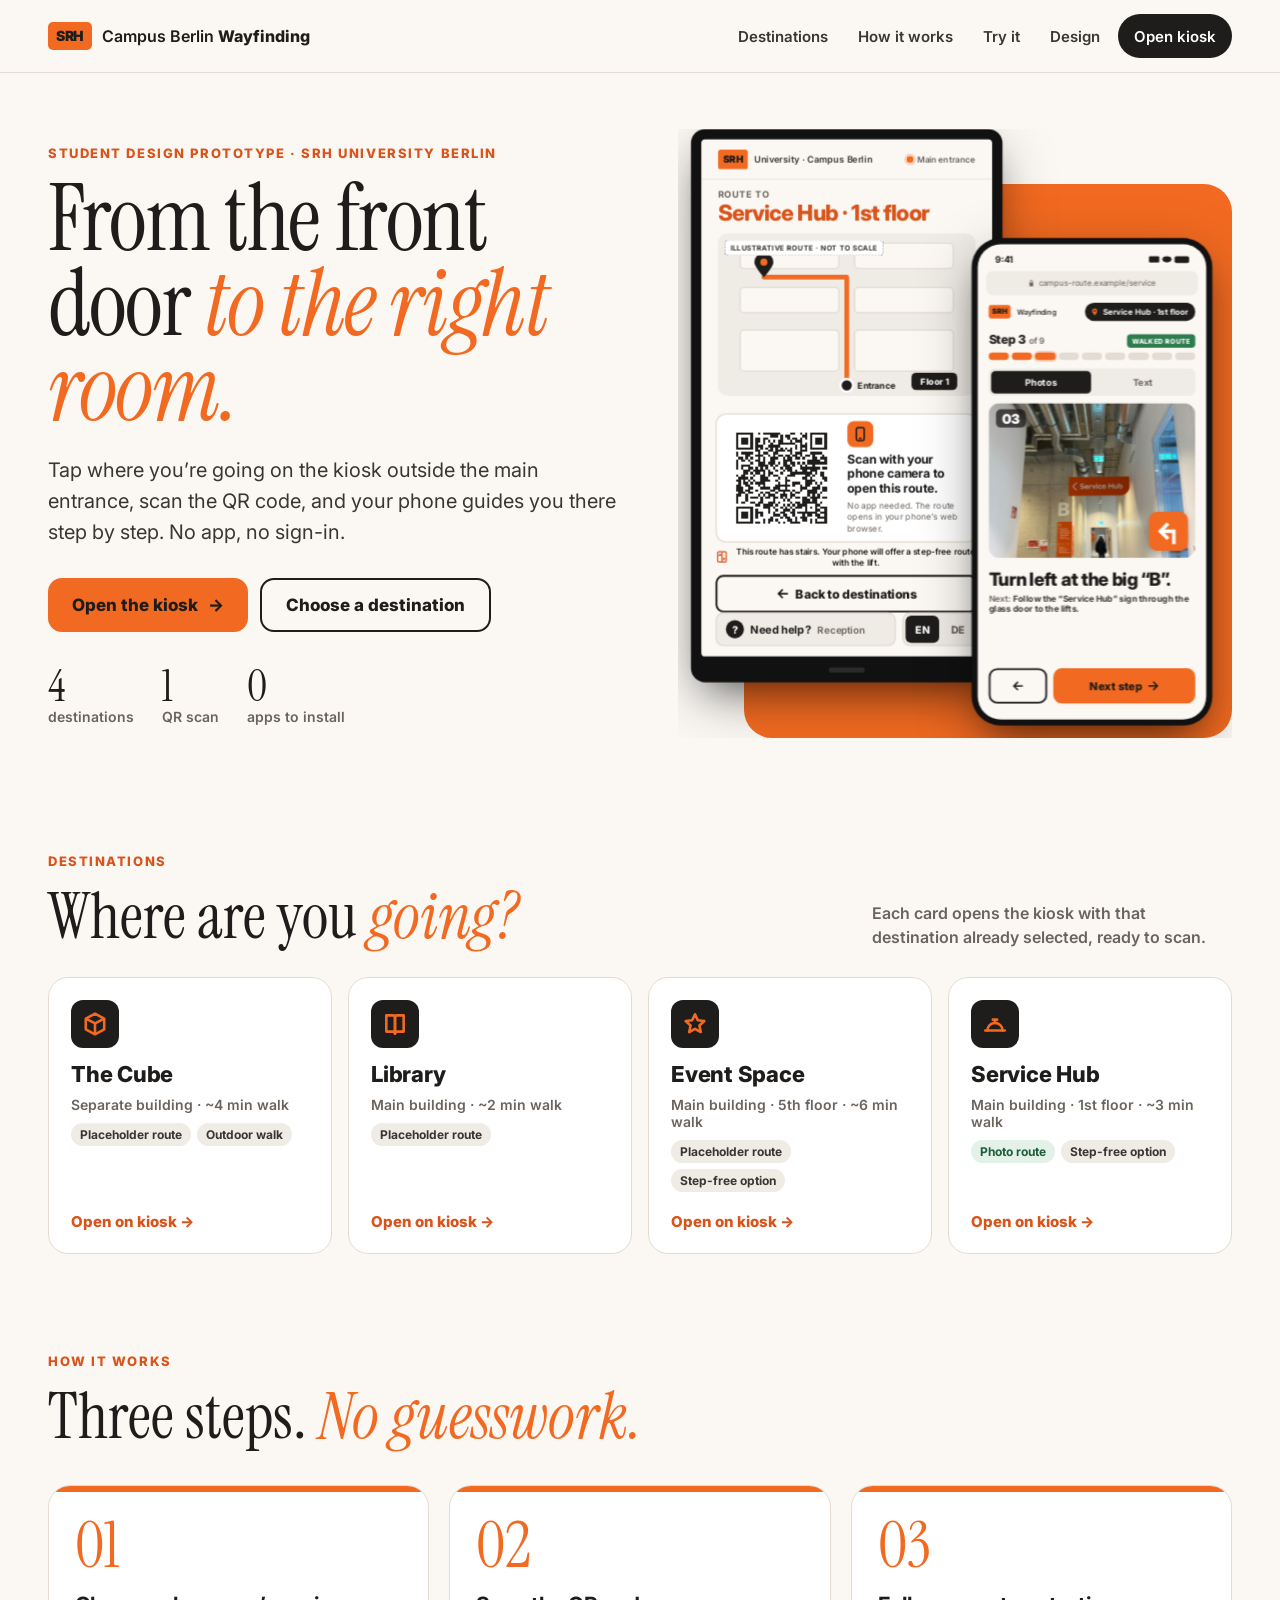
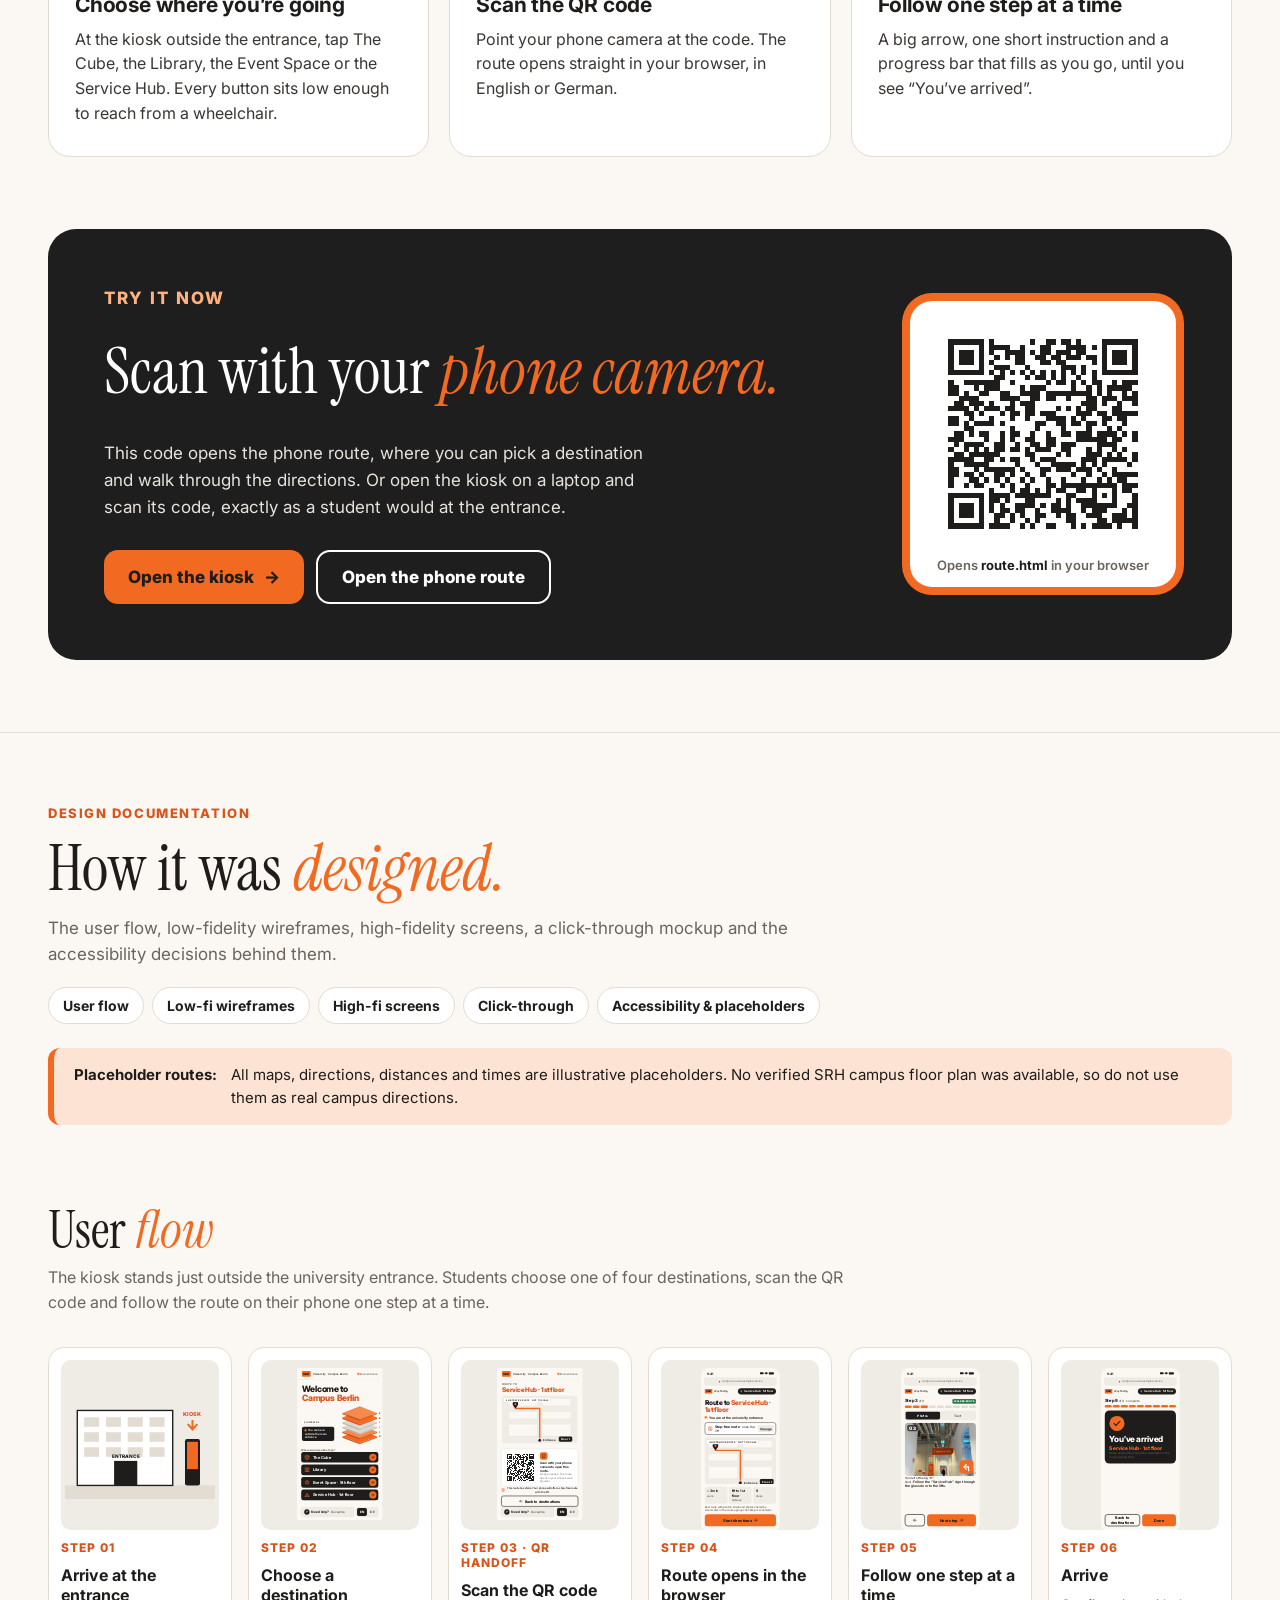
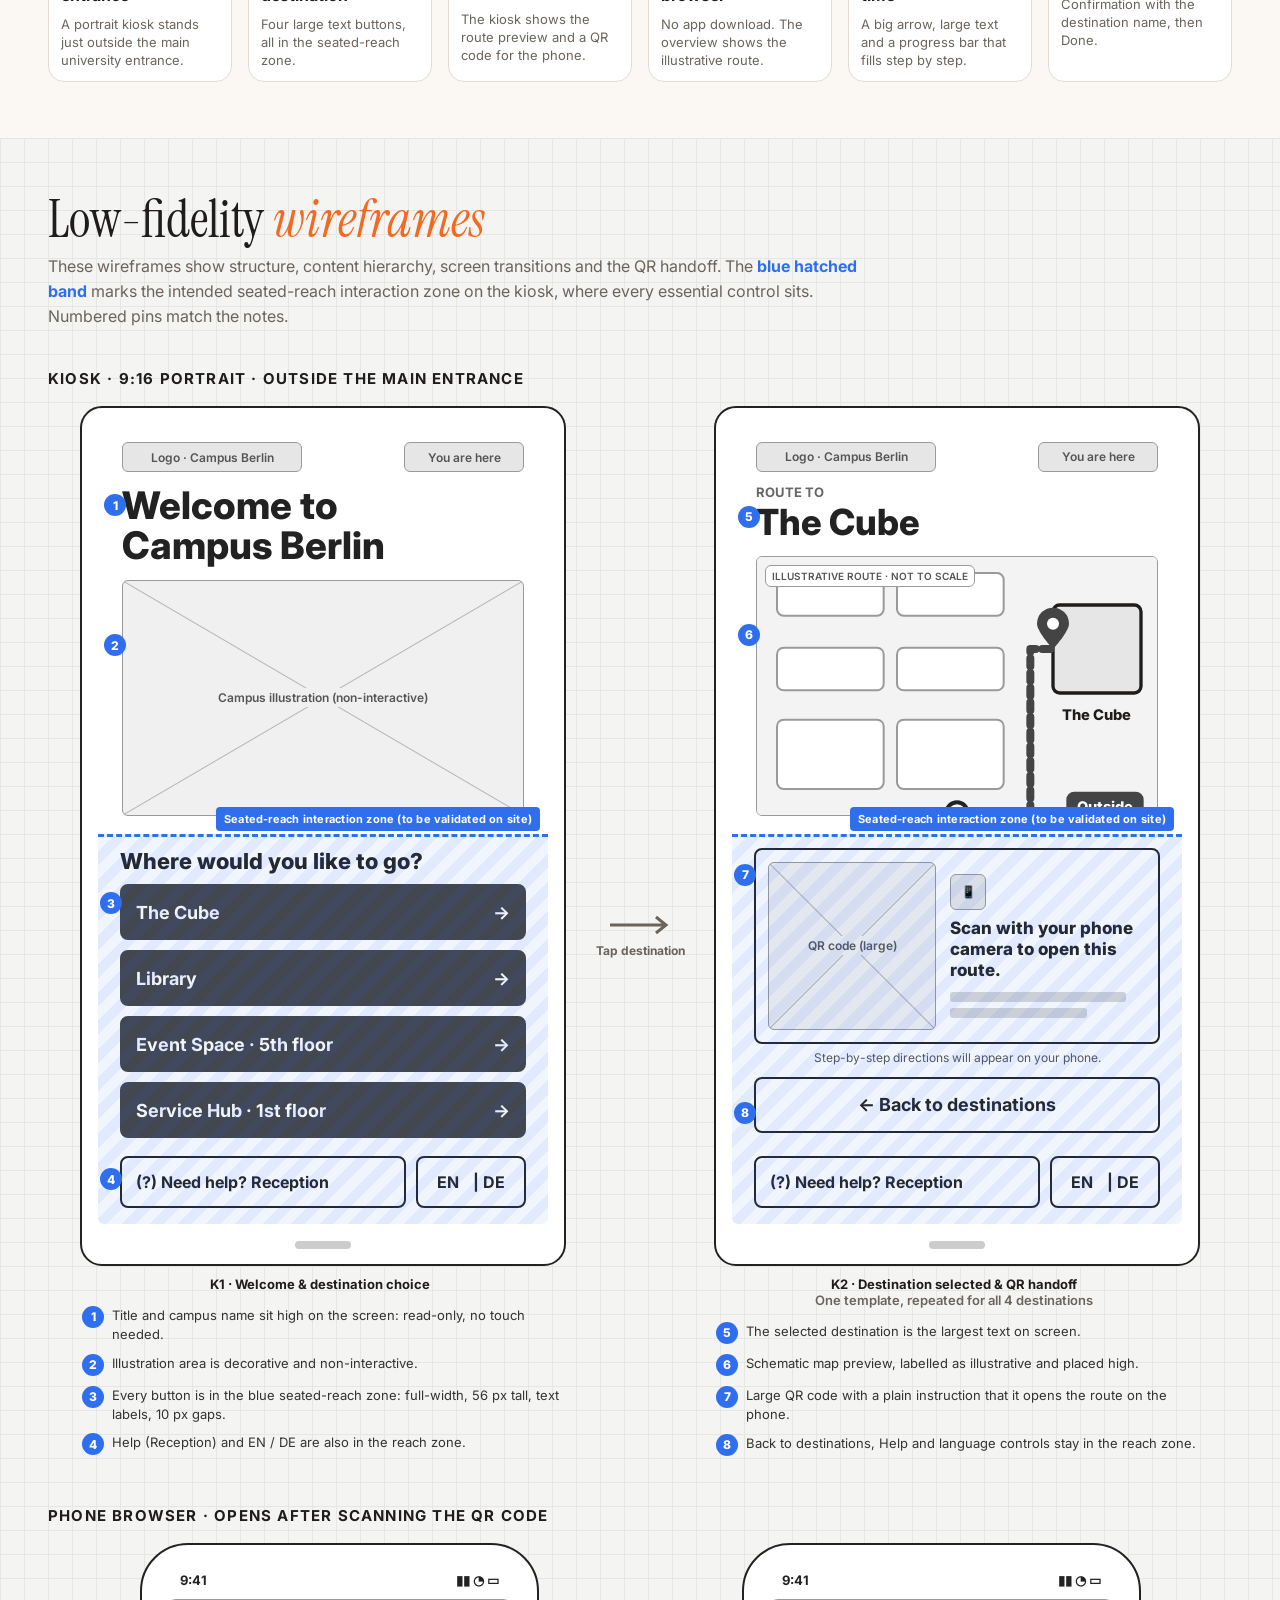
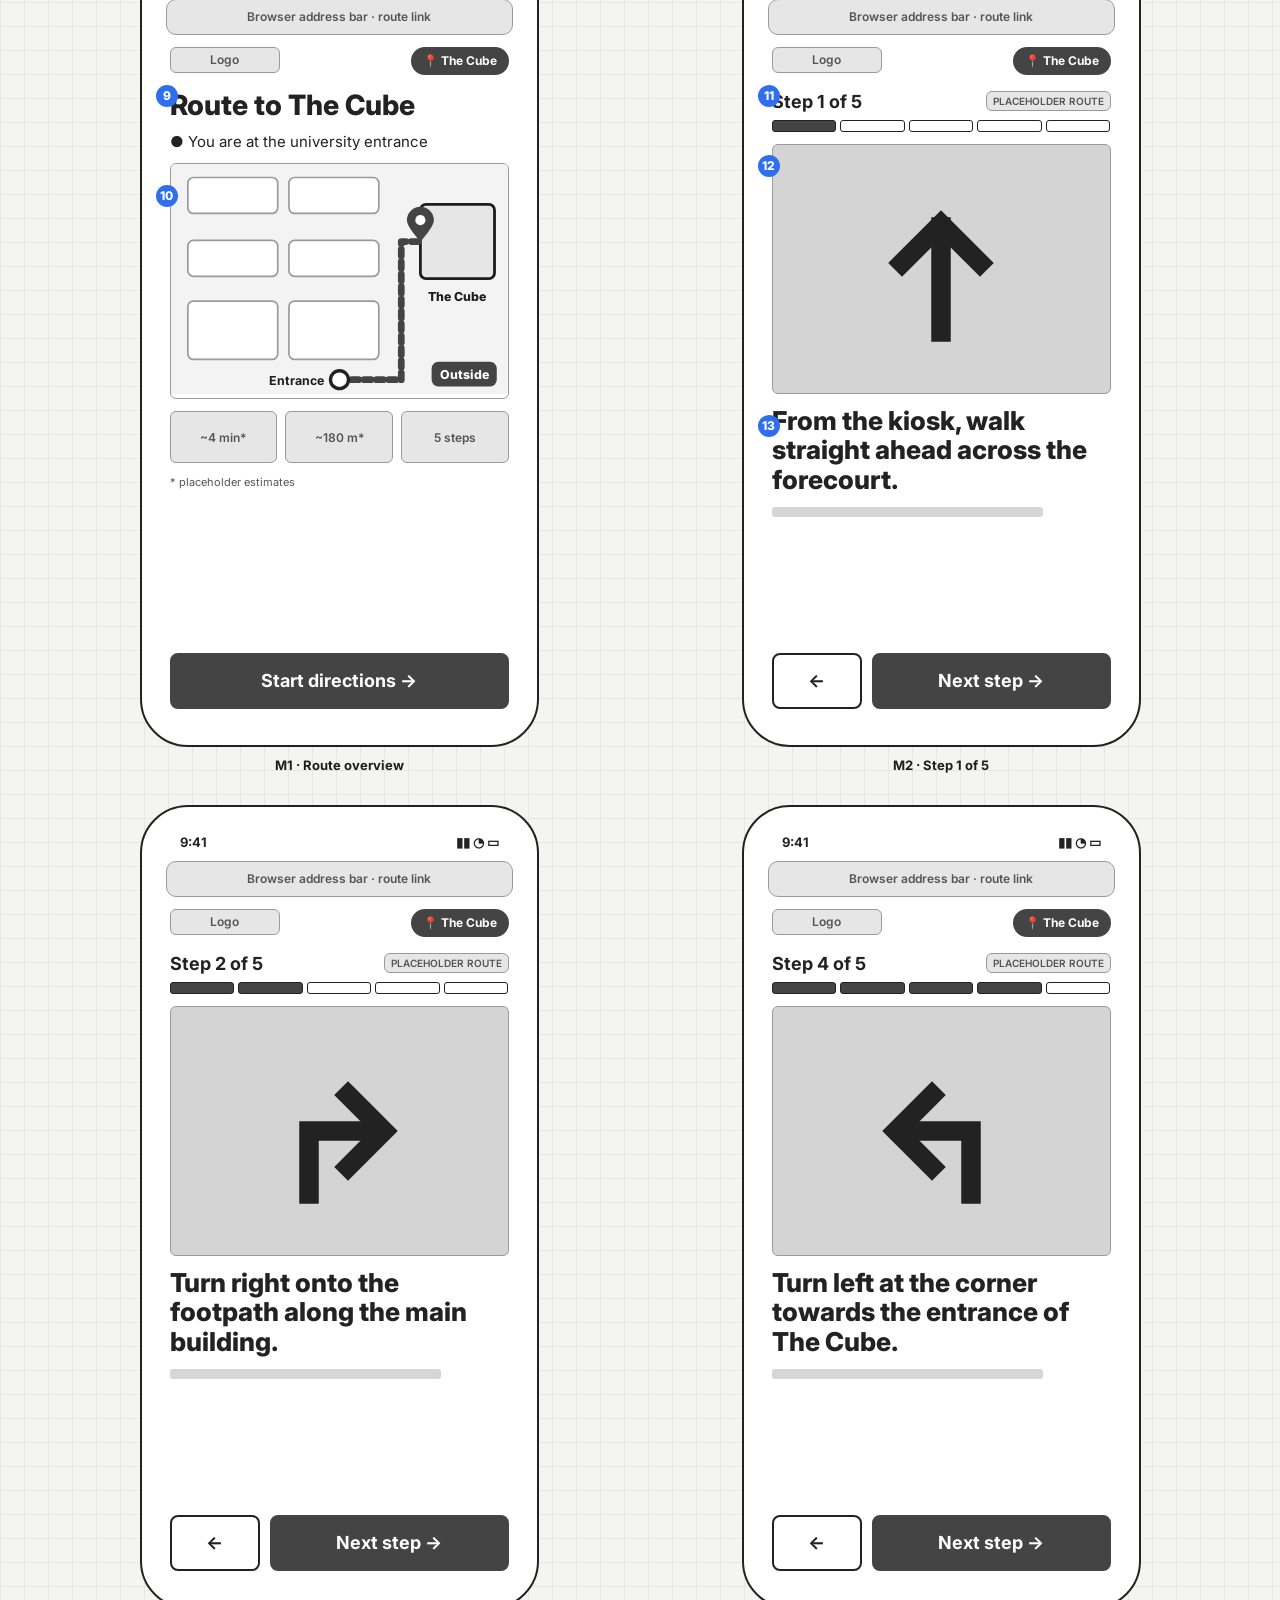
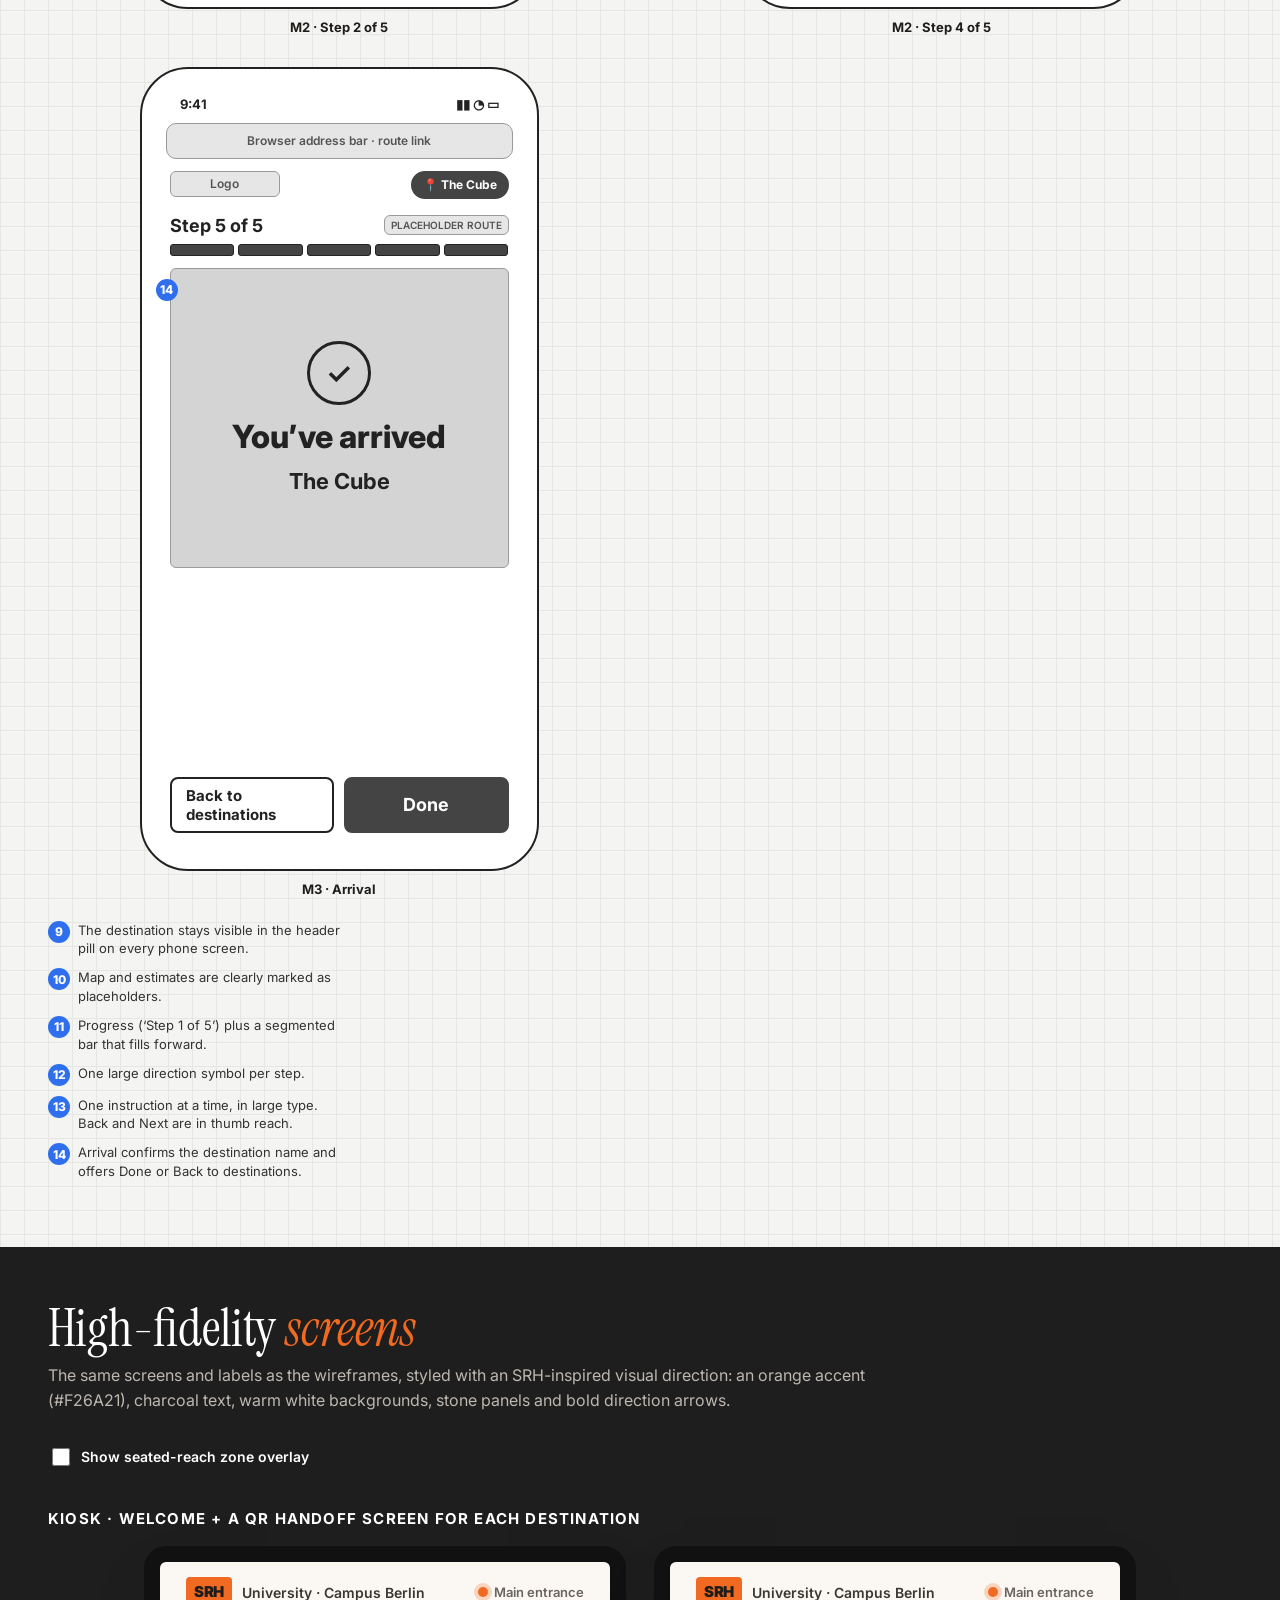
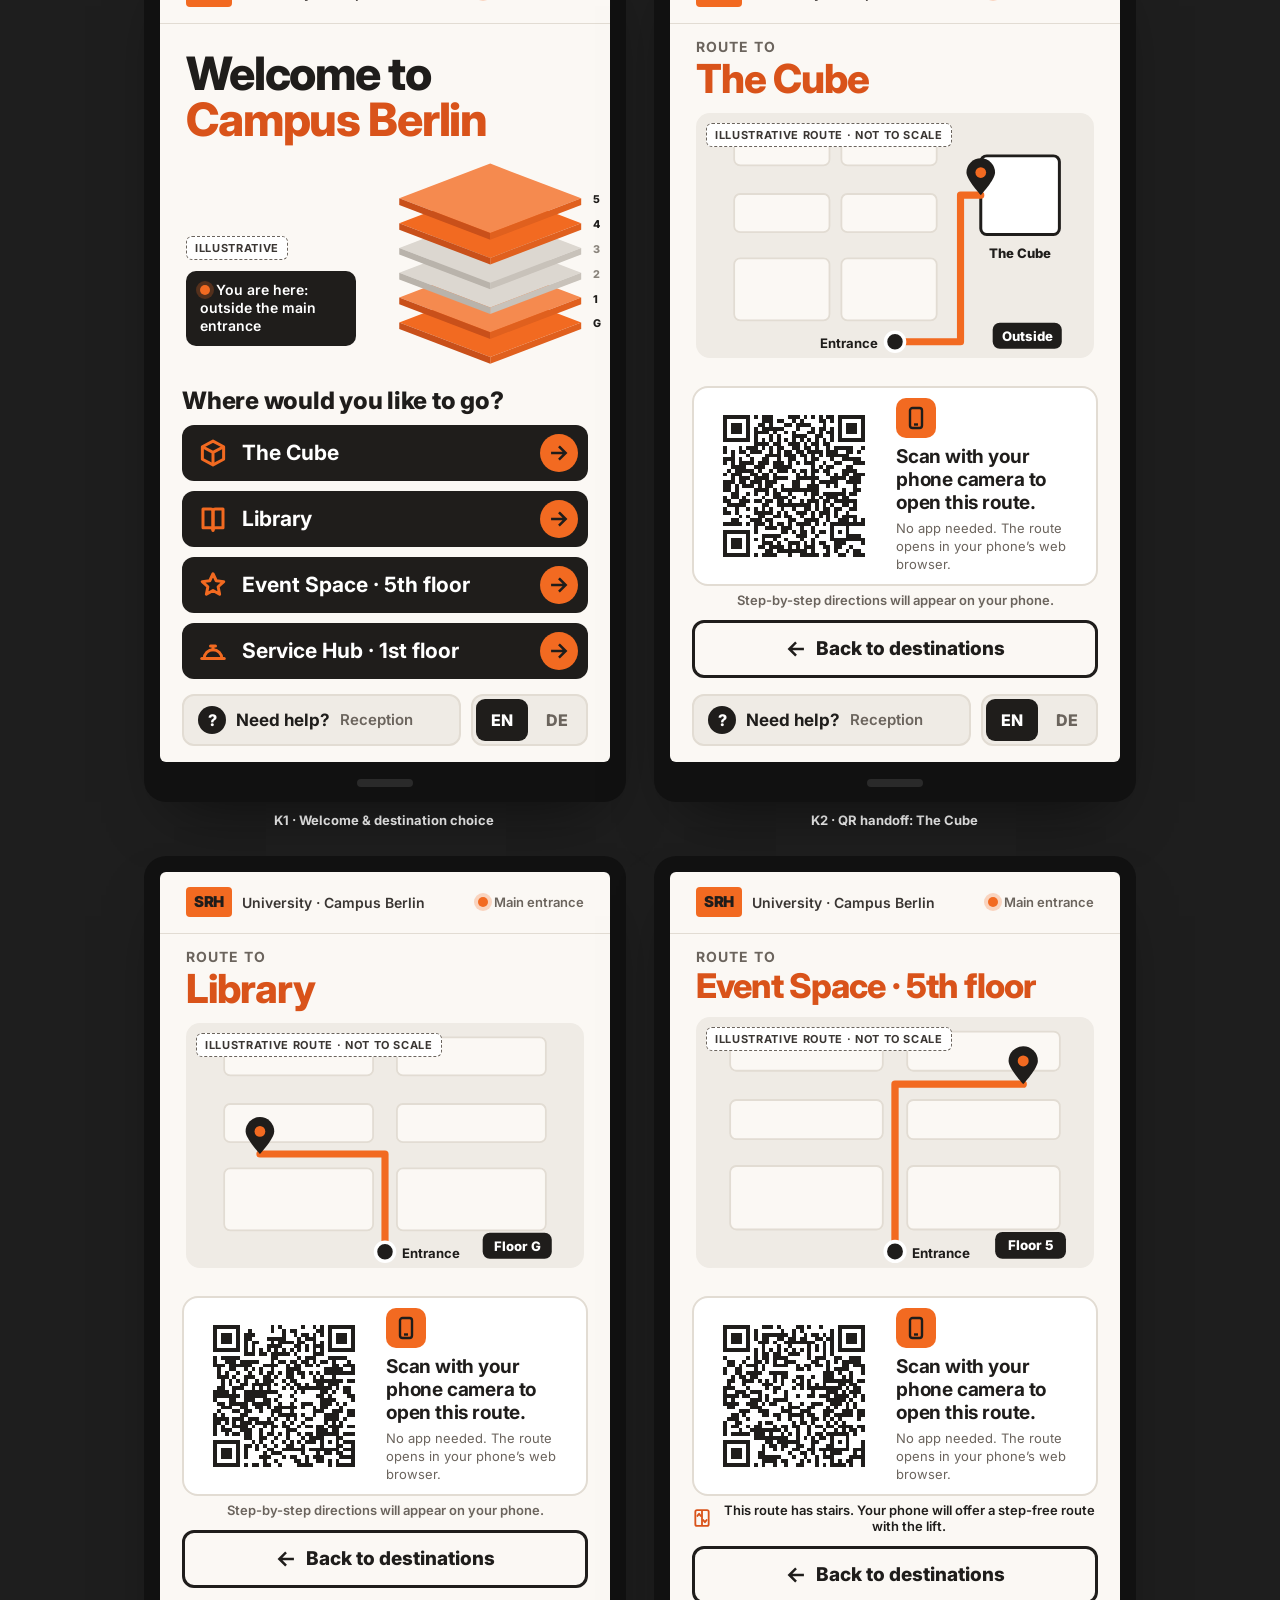
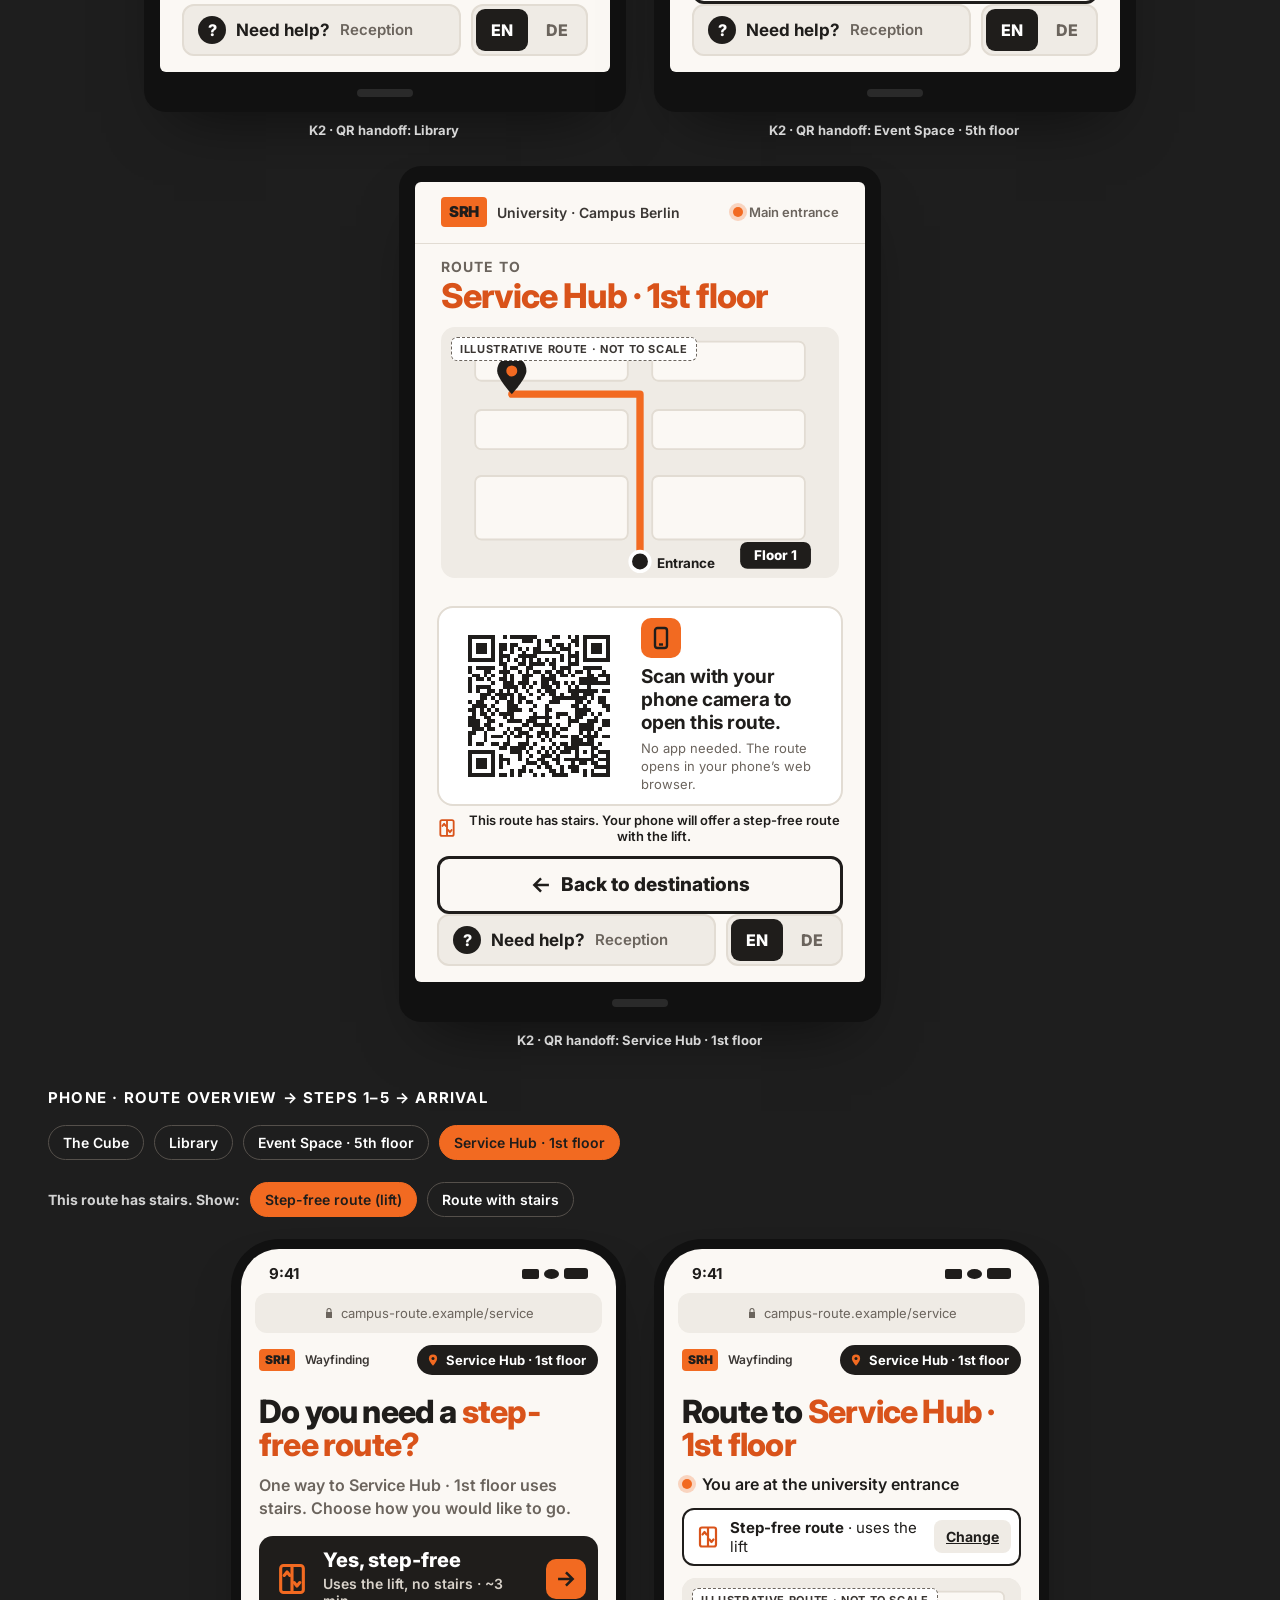
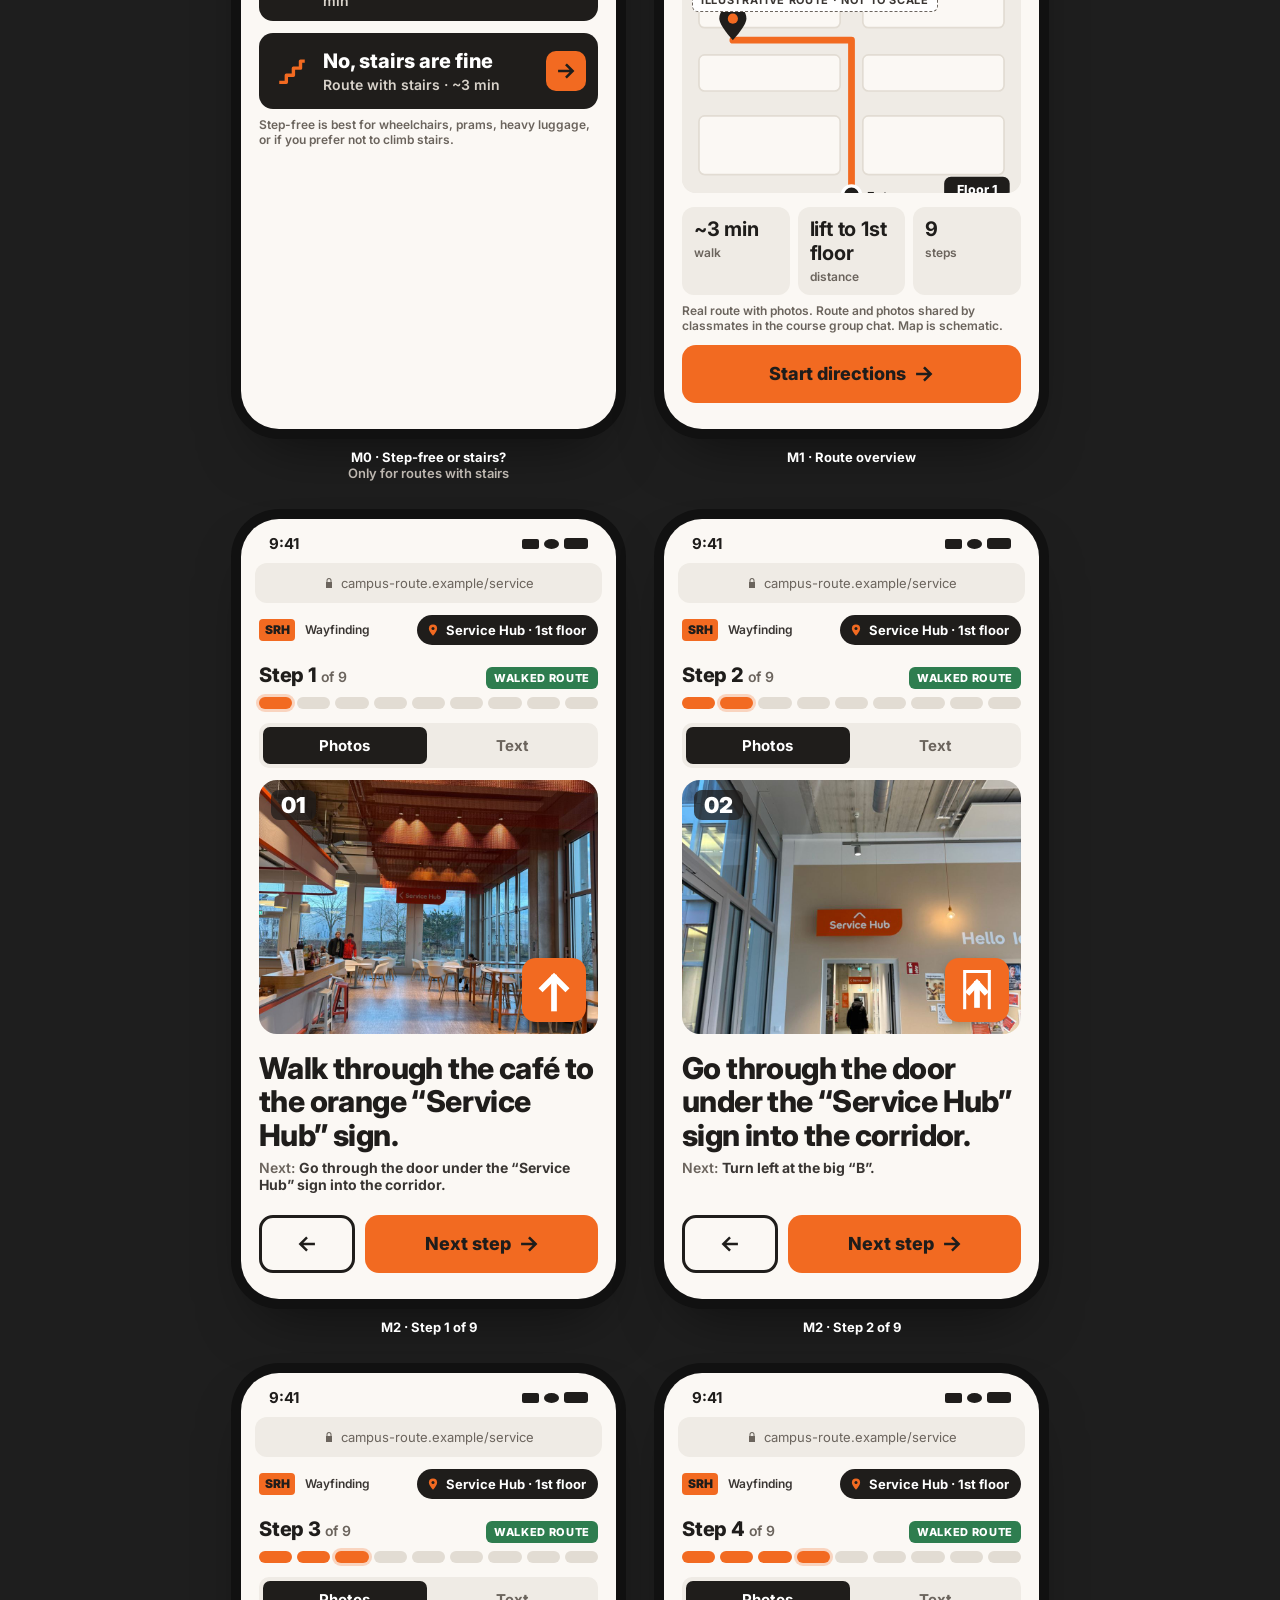
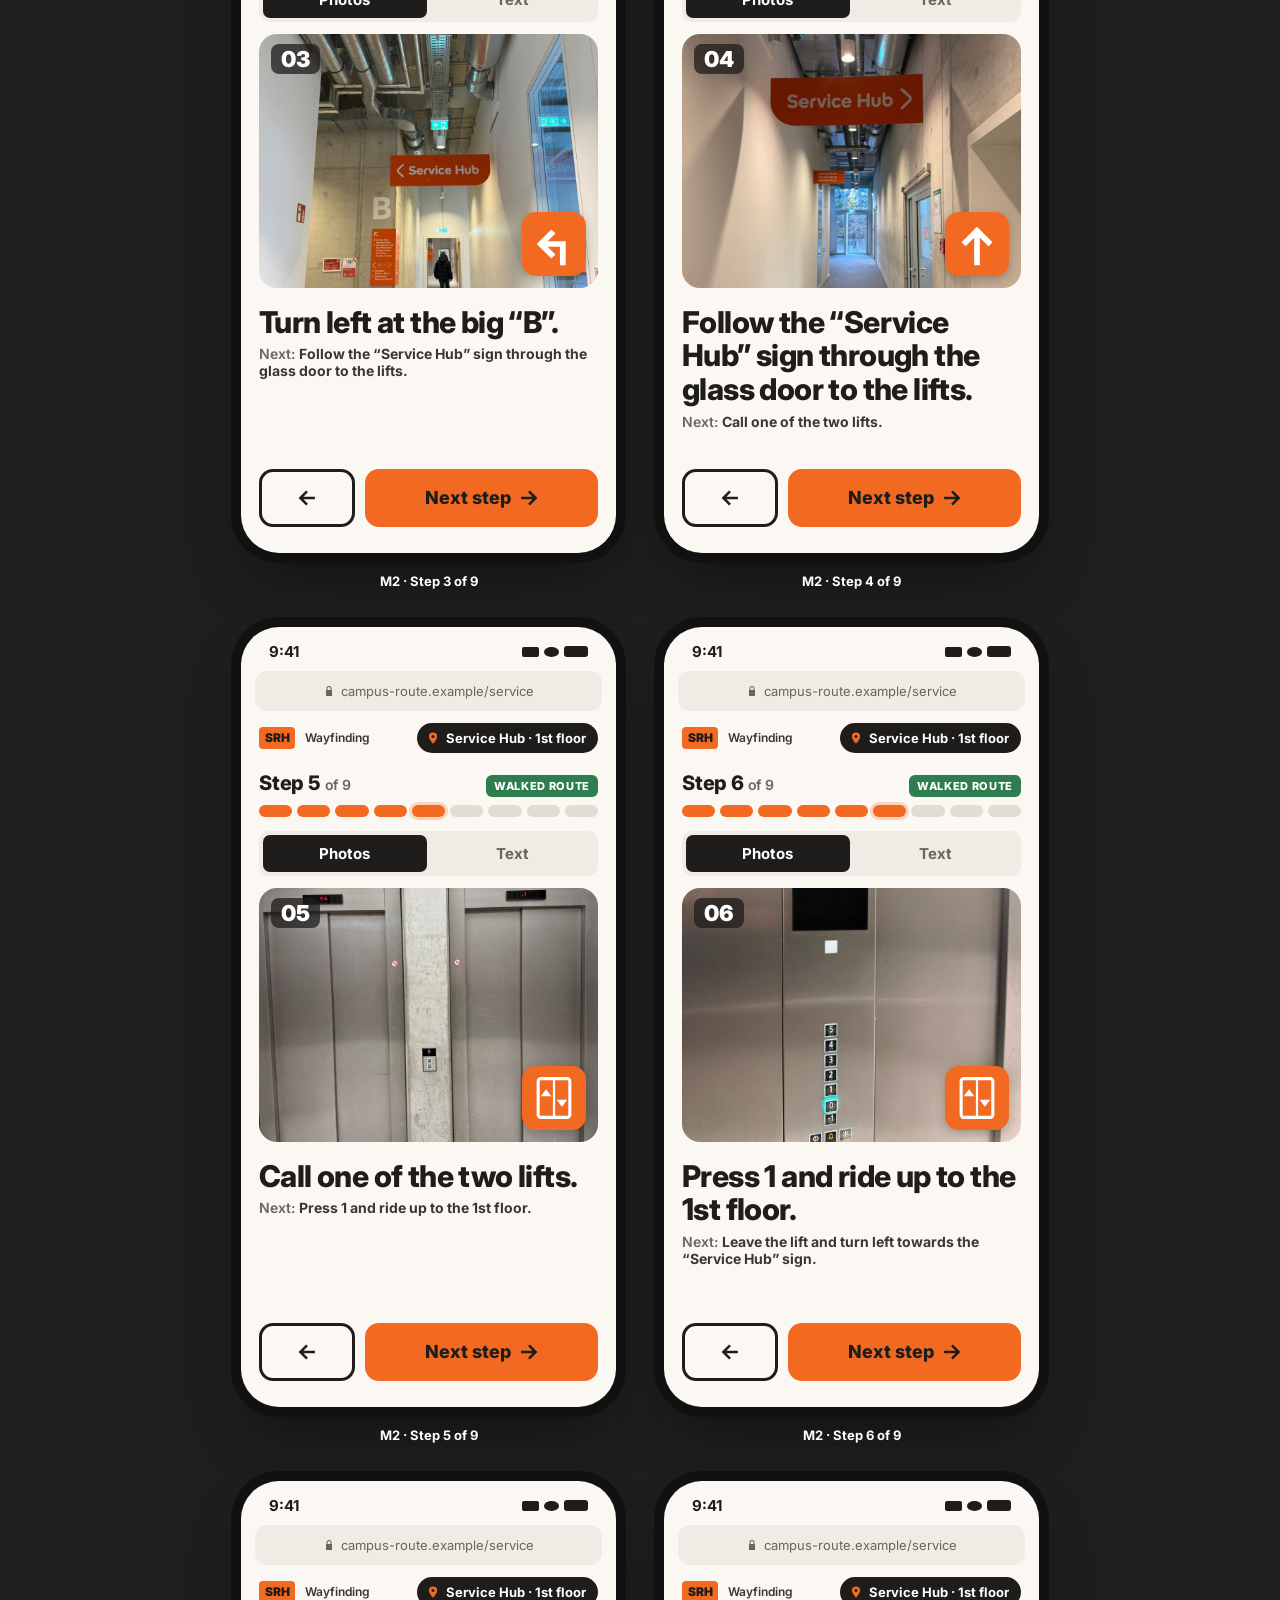
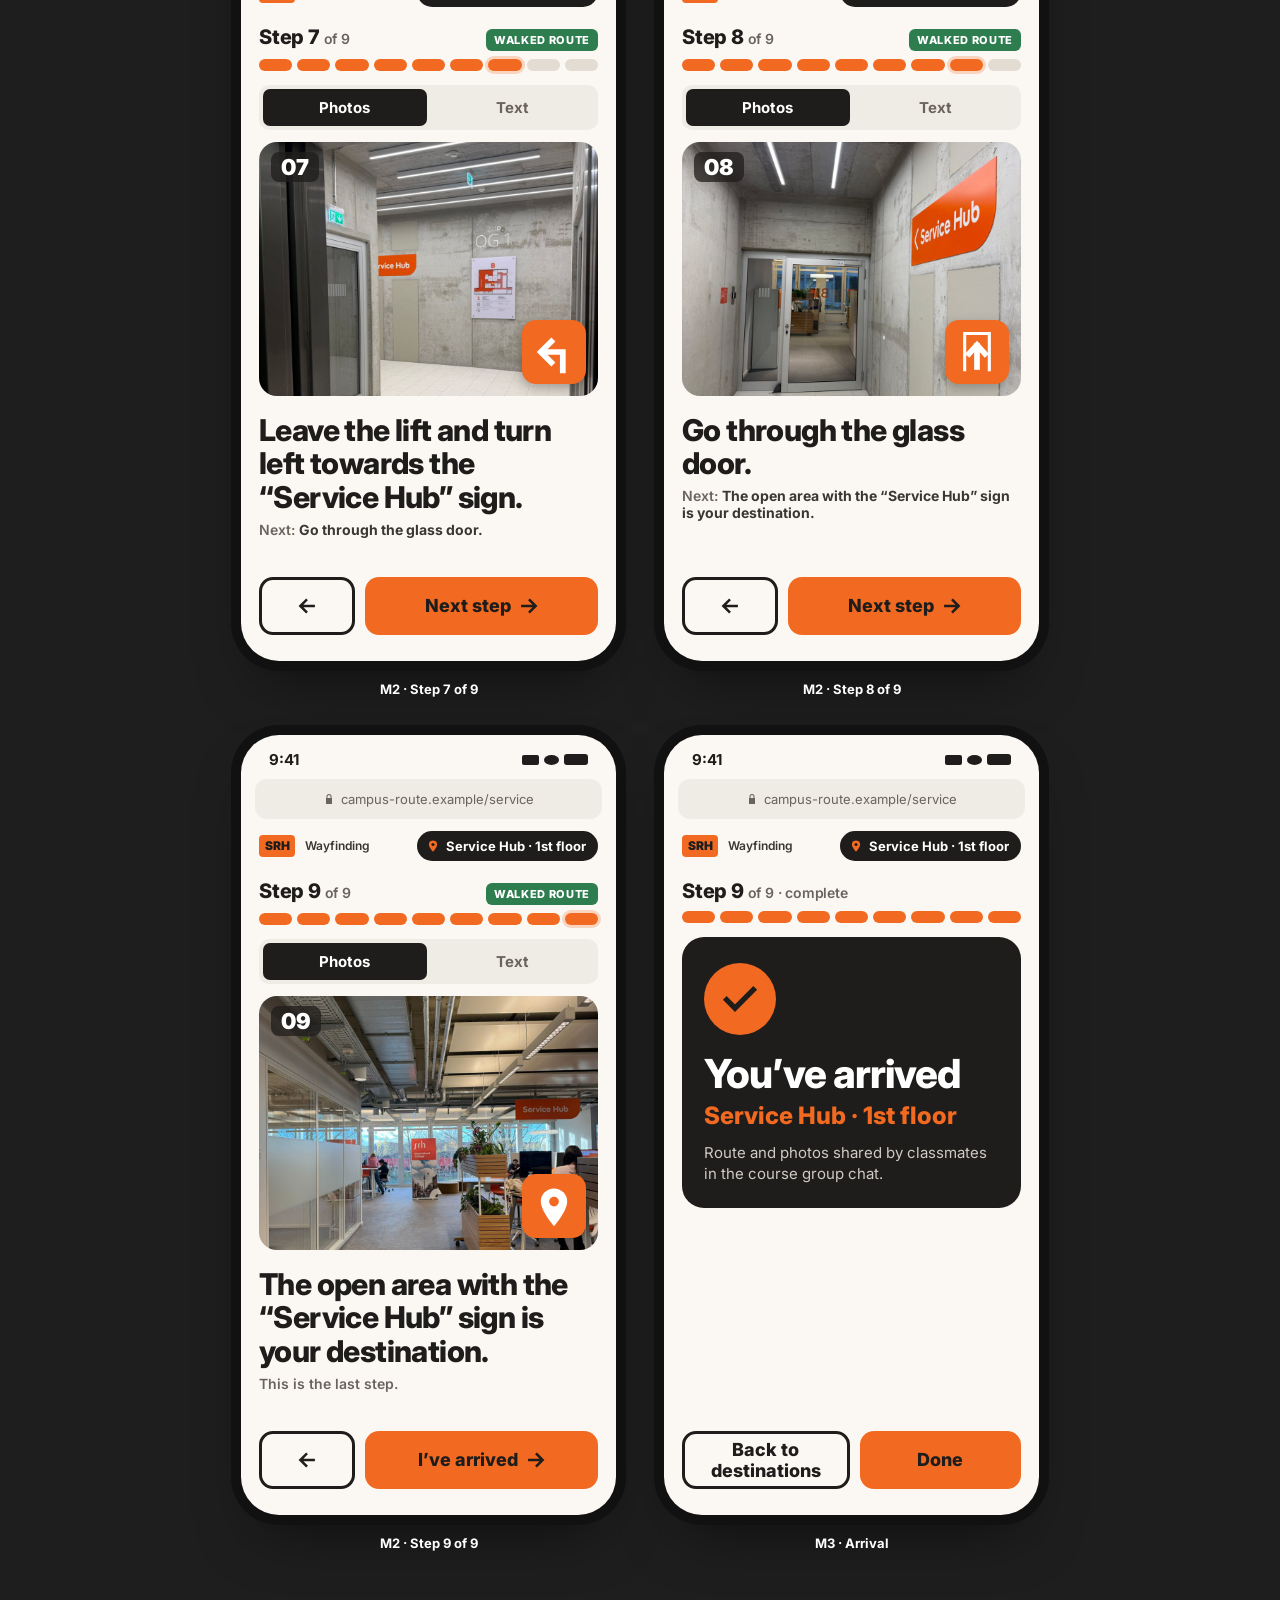
<file: index.html>
<!doctype html>
<html lang="en">
<head>
  <meta charset="utf-8">
  <meta name="viewport" content="width=device-width, initial-scale=1">
  <title>Campus Berlin Wayfinding</title>
  <link rel="preconnect" href="https://fonts.googleapis.com">
  <link rel="preconnect" href="https://fonts.gstatic.com" crossorigin>
  <link href="https://fonts.googleapis.com/css2?family=Inter:wght@400;600;700;800;900&family=Instrument+Serif:ital@0;1&display=swap" rel="stylesheet">
  <link rel="stylesheet" href="styles.css?v=20261126j">
</head>
<body>

<header class="topbar">
  <a class="brand" href="./"><span class="mark">SRH</span><span><span class="brand-long">Campus Berlin </span><b>Wayfinding</b></span></a>
  <nav class="topnav" aria-label="Main">
    <a href="#destinations">Destinations</a>
    <a href="#how">How it works</a>
    <a href="#try">Try it</a>
    <a href="#design">Design</a>
    <a class="topnav-cta" href="kiosk.html">Open kiosk</a>
  </nav>
</header>

<section class="hero">
  <div class="hero-copy">
    <span class="kicker">Student design prototype · SRH University Berlin</span>
    <h1>From the front door <em>to the right room.</em></h1>
    <p class="hero-lede">Tap where you’re going on the kiosk outside the main entrance, scan the QR code, and your phone guides you there step by step. No app, no sign-in.</p>
    <div class="cta-row">
      <a class="cta cta-primary" href="kiosk.html">Open the kiosk <span aria-hidden="true">→</span></a>
      <a class="cta cta-ghost" href="#destinations">Choose a destination</a>
    </div>
    <ul class="hero-facts" aria-label="At a glance">
      <li><b>4</b> destinations</li>
      <li><b>1</b> QR scan</li>
      <li><b>0</b> apps to install</li>
    </ul>
  </div>
  <div class="hero-visual" aria-hidden="true">
    <div class="hero-block"></div>
    <div class="hero-stage" id="heroStage"></div>
  </div>
</section>

<section class="dests" id="destinations">
  <div class="dests-head">
    <div>
      <p class="section-kicker">Destinations</p>
      <h2 class="section-title">Where are you <em>going?</em></h2>
    </div>
    <p class="dests-note">Each card opens the kiosk with that destination already selected, ready to scan.</p>
  </div>
  <div class="dest-cards" id="destCards"></div>
</section>

<section class="how" id="how">
  <p class="section-kicker">How it works</p>
  <h2 class="section-title">Three steps. <em>No guesswork.</em></h2>
  <ol class="how-steps">
    <li>
      <span class="how-num">01</span>
      <h3>Choose where you’re going</h3>
      <p>At the kiosk outside the entrance, tap The Cube, the Library, the Event Space or the Service Hub. Every button sits low enough to reach from a wheelchair.</p>
    </li>
    <li>
      <span class="how-num">02</span>
      <h3>Scan the QR code</h3>
      <p>Point your phone camera at the code. The route opens straight in your browser, in English or German.</p>
    </li>
    <li>
      <span class="how-num">03</span>
      <h3>Follow one step at a time</h3>
      <p>A big arrow, one short instruction and a progress bar that fills as you go, until you see “You’ve arrived”.</p>
    </li>
  </ol>
</section>

<section class="try" id="try">
  <div class="try-copy">
    <p class="section-kicker on-dark">Try it now</p>
    <h2 class="section-title on-dark">Scan with your <em>phone camera.</em></h2>
    <p>This code opens the phone route, where you can pick a destination and walk through the directions. Or open the kiosk on a laptop and scan its code, exactly as a student would at the entrance.</p>
    <div class="cta-row">
      <a class="cta cta-primary" href="kiosk.html">Open the kiosk <span aria-hidden="true">→</span></a>
      <a class="cta cta-ghost on-dark" href="route.html">Open the phone route</a>
    </div>
  </div>
  <figure class="try-qr">
    <div class="try-qr-box" id="homeQR"></div>
    <figcaption>Opens <b>route.html</b> in your browser</figcaption>
  </figure>
</section>

<section class="design-intro" id="design">
  <p class="section-kicker">Design documentation</p>
  <h2 class="section-title">How it was <em>designed.</em></h2>
  <p class="lede">The user flow, low-fidelity wireframes, high-fidelity screens, a click-through mockup and the accessibility decisions behind them.</p>
  <nav class="doc-nav" aria-label="Design sections">
    <a href="#flow-sec">User flow</a>
    <a href="#wireframes">Low-fi wireframes</a>
    <a href="#hifi">High-fi screens</a>
    <a href="#clickthrough">Click-through</a>
    <a href="#notes">Accessibility &amp; placeholders</a>
  </nav>
  <p class="disclaimer"><strong>Placeholder routes:</strong> <span>All maps, directions, distances and times are illustrative placeholders. No verified SRH campus floor plan was available, so do not use them as real campus directions.</span></p>
</section>

<section class="block" id="flow-sec">
  <h2>User <em>flow</em></h2>
  <p class="lede">The kiosk stands just outside the university entrance. Students choose one of four destinations, scan the QR code and follow the route on their phone one step at a time.</p>
  <div class="flow" id="flow"></div>
</section>

<section class="block grid-paper wf" id="wireframes">
  <h2>Low-fidelity <em>wireframes</em></h2>
  <p class="lede">These wireframes show structure, content hierarchy, screen transitions and the QR handoff. The <b style="color:#2F6FED">blue hatched band</b> marks the intended seated-reach interaction zone on the kiosk, where every essential control sits. Numbered pins match the notes.</p>
  <h3>Kiosk · 9:16 portrait · outside the main entrance</h3>
  <div class="row" id="wf-kiosk"></div>
  <h3>Phone browser · opens after scanning the QR code</h3>
  <div class="row" id="wf-phone"></div>
  <div style="margin-top:24px" id="wf-phone-notes"></div>
</section>

<section class="block dark" id="hifi">
  <h2>High-fidelity <em>screens</em></h2>
  <p class="lede">The same screens and labels as the wireframes, styled with an SRH-inspired visual direction: an orange accent (#F26A21), charcoal text, warm white backgrounds, stone panels and bold direction arrows.</p>
  <div class="toolbar">
    <label class="toggle"><input type="checkbox" id="reach-toggle"> Show seated-reach zone overlay</label>
  </div>
  <h3>Kiosk · welcome + a QR handoff screen for each destination</h3>
  <div class="row gallery" id="hf-kiosk"></div>
  <h3>Phone · route overview → steps 1–5 → arrival</h3>
  <div class="toolbar">
    <button class="chip-btn" data-hfdest="cube">The Cube</button>
    <button class="chip-btn" data-hfdest="lib">Library</button>
    <button class="chip-btn" data-hfdest="event">Event Space · 5th floor</button>
    <button class="chip-btn" data-hfdest="service">Service Hub · 1st floor</button>
  </div>
  <div class="toolbar" id="hf-mode" hidden>
    <span class="toolbar-label">This route has stairs. Show:</span>
    <button class="chip-btn" data-hfmode="lift">Step-free route (lift)</button>
    <button class="chip-btn" data-hfmode="stairs">Route with stairs</button>
  </div>
  <div class="row gallery" id="hf-phone"></div>
</section>

<section class="block dark" id="clickthrough" style="border-top:1px solid #333">
  <h2>Click-<em>through</em></h2>
  <p class="lede">Tap a destination on the kiosk, then use “Simulate phone scan” to stand in for the camera. The buttons only switch between mockup screens. Nothing is tracked or calculated.</p>
  <div class="demo" id="demo">
    <div id="demo-kiosk"></div>
    <div class="demo-ctrl">
      <button class="sim" id="sim-scan">📱 Simulate phone scan →</button>
      <p>Prototype control only. On a real kiosk, the student scans the QR code with their own phone camera.</p>
      <button class="chip-btn" id="demo-reset">Reset</button>
    </div>
    <div id="demo-phone"></div>
  </div>
</section>

<section class="block" id="notes">
  <h2>Accessibility <em>&amp;</em> placeholders</h2>
  <p class="lede">Design decisions and open items to check before this moves to build.</p>
  <div class="cards">
    <div class="note-card warn">
      <h4>Must be validated on site</h4>
      <p>The final kiosk mounting height and the reachable touch area must be checked on site with wheelchair users. The seated-reach zone shown here is a design intent (roughly the lower half of the screen), not a measured specification.</p>
    </div>
    <div class="note-card">
      <h4>Kiosk reach & touch</h4>
      <ul>
        <li>All essential controls (the 4 destinations, Back, Help and EN/DE) sit in the lower seated-reach zone.</li>
        <li>The title, illustration and map preview are placed higher because they are read-only.</li>
        <li>Buttons are full width and 56–58 px tall with 10 px gaps. Every button has a text label, never an icon alone.</li>
        <li>Routes that use stairs (Event Space, Service Hub) first ask on the phone: step-free route with the lift, or the route with stairs. The choice can be changed from the route overview.</li>
        <li>The QR code sits at mid-height so it can be scanned standing or seated.</li>
      </ul>
    </div>
    <div class="note-card">
      <h4>Readability</h4>
      <ul>
        <li>Charcoal on warm white for body text. Charcoal text on orange buttons, for higher contrast than white on orange.</li>
        <li>Large type: 46 px kiosk title, 21 px buttons, 30 px phone instructions.</li>
        <li>One instruction per phone screen, written in plain language.</li>
        <li>English is the default, with German available on the kiosk.</li>
      </ul>
    </div>
    <div class="note-card">
      <h4>Placeholder content</h4>
      <ul>
        <li>Maps are schematic blocks and corridors, labelled “Illustrative route · not to scale”.</li>
        <li>Floors 2 and 3 are not used by the university, so they are greyed out in the building illustration.</li>
        <li>Step texts, times and distances are invented examples, including the lift and stair wording. <b>Exception:</b> the Service Hub route is a real, walked route with a photo for each step, shared by classmates in the course group chat.</li>
        <li>The QR codes are real: each opens <code>route.html#&lt;destination&gt;</code> in the phone’s browser. They are generated by <code>tools/make-qr.swift</code>.</li>
        <li>All route content lives in <code>routes.js</code>, so it can be replaced once verified directions exist.</li>
      </ul>
    </div>
  </div>
</section>

<footer class="site-foot">
  <div class="brand"><span class="mark">SRH</span><span>Campus Berlin <b>Wayfinding</b></span></div>
  <nav aria-label="Footer">
    <a href="kiosk.html">Kiosk</a>
    <a href="route.html">Phone route</a>
    <a href="#design">Design</a>
    <a href="https://github.com/Yashkumar024/srh-wayfinding-prototype">Source on GitHub</a>
  </nav>
  <p>Student design prototype with SRH-inspired styling. Routes are illustrative placeholders. This is not an official SRH service.</p>
</footer>

<script src="routes.js?v=20261126j"></script>
<script src="qr-codes.js?v=20261126j"></script>
<script src="screens.js?v=20261126j"></script>
<script src="app.js?v=20261126j"></script>
</body>
</html>
</file>
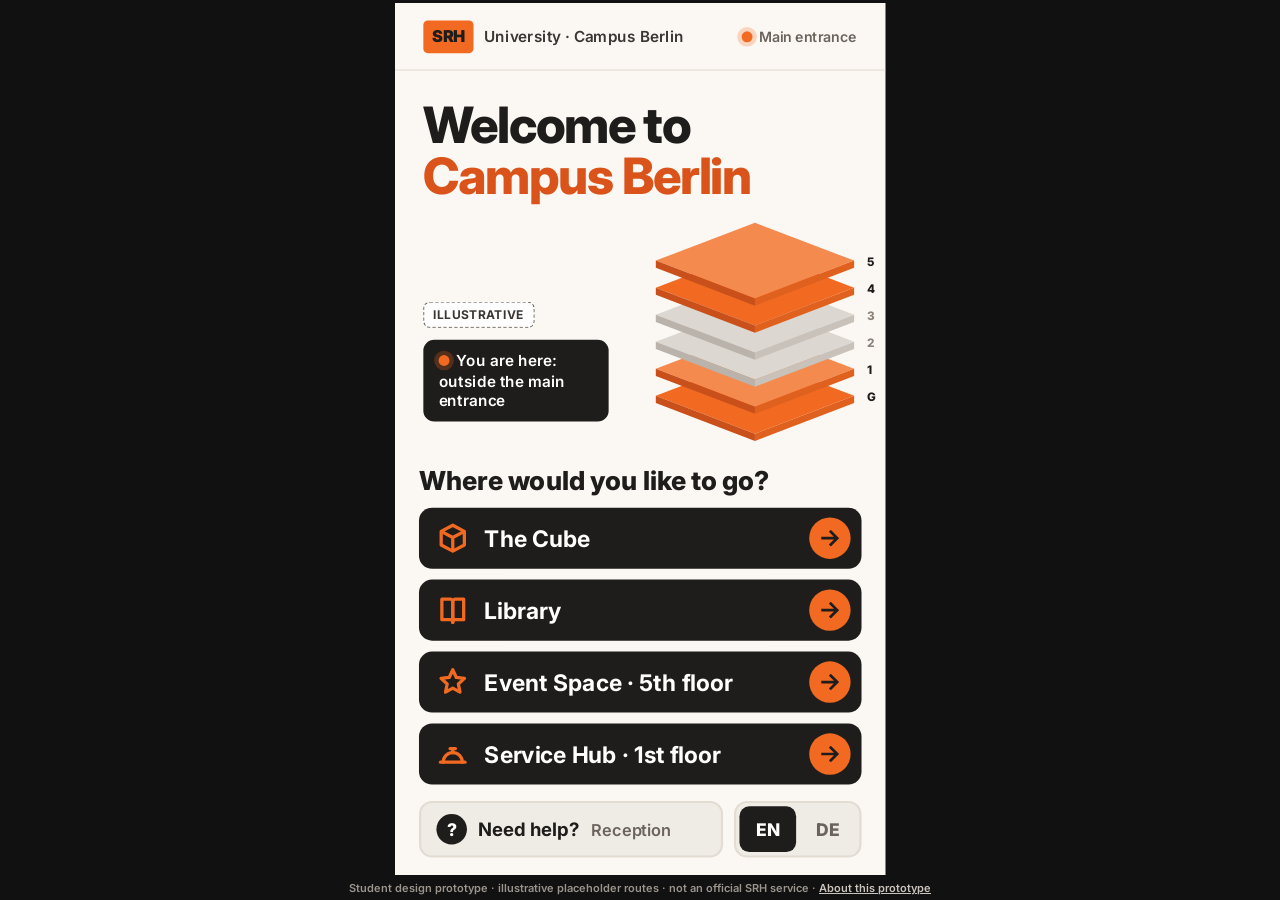
<file: kiosk.html>
<!doctype html>
<html lang="en">
<head>
  <meta charset="utf-8">
  <meta name="viewport" content="width=device-width, initial-scale=1">
  <title>Kiosk · Campus Berlin Wayfinding</title>
  <link rel="preconnect" href="https://fonts.googleapis.com">
  <link rel="preconnect" href="https://fonts.gstatic.com" crossorigin>
  <link href="https://fonts.googleapis.com/css2?family=Inter:wght@400;600;700;800;900&display=swap" rel="stylesheet">
  <link rel="stylesheet" href="styles.css?v=20261126j">
</head>
<body class="kiosk-page">
  <main id="stage" aria-live="polite"></main>
  <p class="kiosk-foot">Student design prototype · illustrative placeholder routes · not an official SRH service · <a href="./">About this prototype</a></p>
  <script src="routes.js?v=20261126j"></script>
  <script src="qr-codes.js?v=20261126j"></script>
  <script src="screens.js?v=20261126j"></script>
  <script src="kiosk.js?v=20261126j"></script>
</body>
</html>
</file>
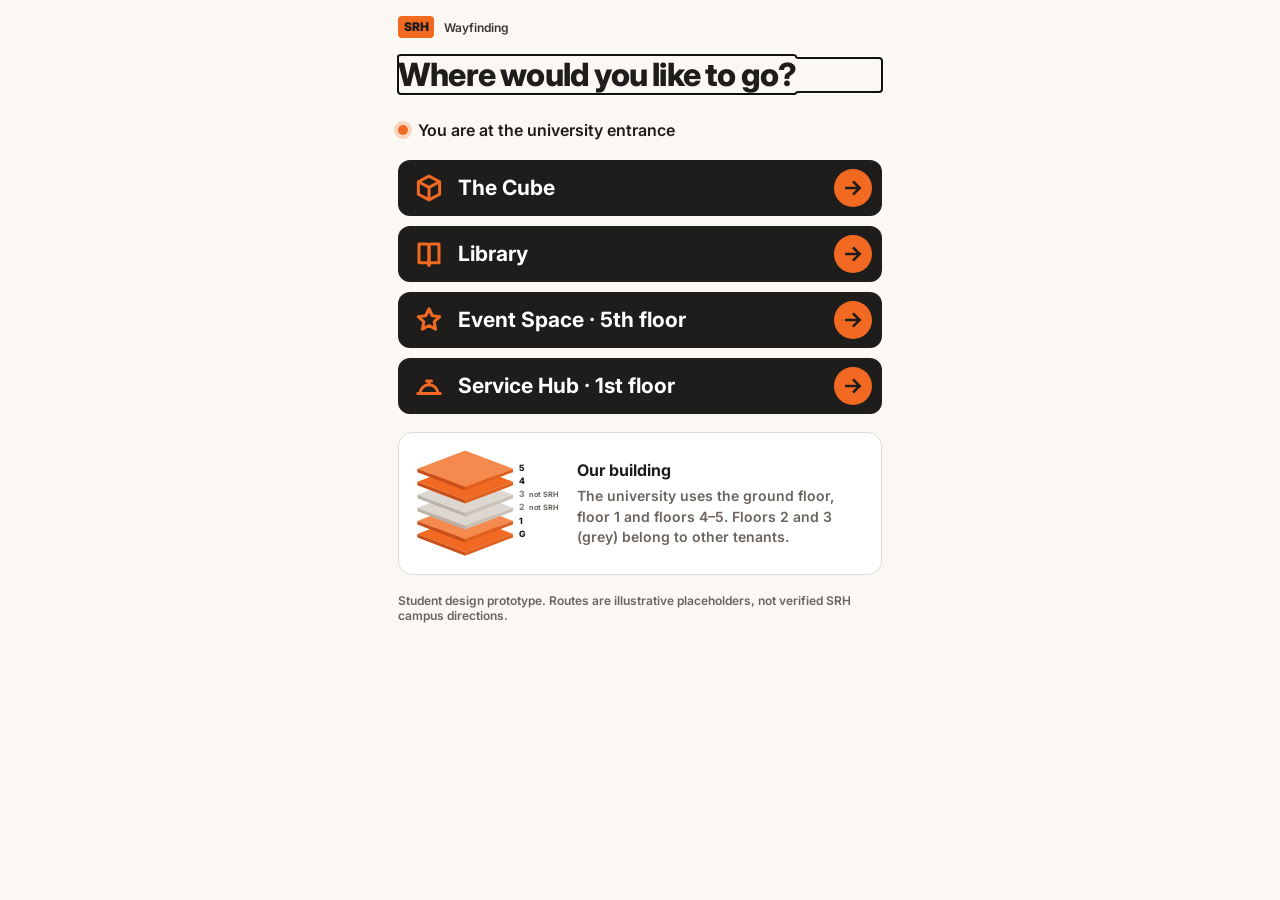
<file: route.html>
<!doctype html>
<html lang="en">
<head>
  <meta charset="utf-8">
  <meta name="viewport" content="width=device-width, initial-scale=1, viewport-fit=cover">
  <meta name="theme-color" content="#FBF8F4">
  <title>Route · Campus Berlin Wayfinding</title>
  <link rel="preconnect" href="https://fonts.googleapis.com">
  <link rel="preconnect" href="https://fonts.gstatic.com" crossorigin>
  <link href="https://fonts.googleapis.com/css2?family=Inter:wght@400;600;700;800;900&display=swap" rel="stylesheet">
  <link rel="stylesheet" href="styles.css?v=20261126j">
</head>
<body class="route-page">
  <div id="app" aria-live="polite"></div>
  <script src="routes.js?v=20261126j"></script>
  <script src="qr-codes.js?v=20261126j"></script>
  <script src="screens.js?v=20261126j"></script>
  <script src="route.js?v=20261126j"></script>
</body>
</html>
</file>
<file: styles.css>
/* SRH Campus Berlin — wayfinding UX prototype (visual mockups only) */
:root {
  --orange: #F26A21;
  --orange-deep: #D9531A;
  --orange-soft: #FCE3D4;
  --char: #1F1D1B;
  --char-2: #3A3633;
  --warm: #FBF8F4;
  --stone: #EFEBE5;
  --stone-2: #E2DCD3;
  --muted: #6B645D;
  --board: #1E1E1E;
  --wf-ink: #222;
  --wf-line: #9a9a9a;
  --wf-fill: #e6e6e6;
  --wf-note: #2F6FED;
  --sans: "Inter", "Helvetica Neue", Arial, sans-serif;
  --serif: "Instrument Serif", Georgia, serif;
}

* { box-sizing: border-box; }
html, body { margin: 0; }
body {
  font-family: var(--sans);
  color: var(--char);
  background: var(--warm);
  -webkit-font-smoothing: antialiased;
}
button { font-family: inherit; }

/* ---------- Presentation page ---------- */
.page-head {
  background: var(--board);
  color: #fff;
  padding: 56px 48px 40px;
}
.page-head h1 {
  font-family: var(--serif);
  font-weight: 400;
  font-size: clamp(44px, 7vw, 96px);
  line-height: .95;
  margin: 0 0 18px;
  letter-spacing: -0.01em;
}
.page-head h1 em { color: var(--orange); }
.page-head p { max-width: 760px; color: #cfcac4; font-size: 17px; line-height: 1.55; margin: 0 0 10px; }
.nav { display: flex; flex-wrap: wrap; gap: 8px; margin-top: 22px; }
.nav a {
  color: #fff; text-decoration: none; font-size: 14px; font-weight: 600;
  border: 1px solid #4a4642; border-radius: 999px; padding: 8px 14px;
}
.nav a:hover { border-color: var(--orange); color: var(--orange); }

.disclaimer {
  display: flex; gap: 14px; align-items: flex-start;
  background: var(--orange-soft); color: var(--char);
  border-left: 6px solid var(--orange);
  padding: 16px 20px; margin: 0; font-size: 15px; line-height: 1.5;
}
.disclaimer strong { white-space: nowrap; }

section.block { padding: 56px 48px; }
section.block.dark { background: var(--board); color: #fff; }
section.block.grid-paper {
  background-color: #f4f4f2;
  background-image: linear-gradient(#e6e6e3 1px, transparent 1px), linear-gradient(90deg, #e6e6e3 1px, transparent 1px);
  background-size: 24px 24px;
}
.block h2 {
  font-family: var(--serif); font-weight: 400; font-size: 52px; line-height: 1; margin: 0 0 8px;
}
.block h2 em { color: var(--orange); }
.block .lede { max-width: 820px; font-size: 16px; line-height: 1.55; color: var(--muted); margin: 0 0 32px; }
.block.dark .lede { color: #bdb7b0; }
.block h3 { font-size: 15px; letter-spacing: .08em; text-transform: uppercase; margin: 40px 0 18px; }
.block.dark h3 { color: #fff; }

.row { display: flex; flex-wrap: wrap; gap: 28px; align-items: flex-start; }
.screen-col { display: flex; flex-direction: column; gap: 10px; }
.caption { font-size: 13px; font-weight: 600; color: var(--muted); max-width: 480px; }
.block.dark .caption { color: #bdb7b0; }
.caption b { color: var(--char); }
.block.dark .caption b { color: #fff; }

.connector {
  align-self: center; display: flex; flex-direction: column; align-items: center; gap: 6px;
  font-size: 12px; font-weight: 700; color: var(--muted); text-align: center; width: 92px;
}
.connector svg { width: 64px; height: 24px; }
.connector.handoff { color: var(--orange-deep); }

.toolbar { display: flex; flex-wrap: wrap; gap: 10px; align-items: center; margin-bottom: 22px; }
.chip-btn {
  border: 1px solid #55504b; background: transparent; color: #fff;
  border-radius: 999px; padding: 8px 14px; font-size: 14px; font-weight: 600; cursor: pointer;
}
.chip-btn[aria-pressed="true"] { background: var(--orange); border-color: var(--orange); color: var(--char); }
.toggle { display: inline-flex; align-items: center; gap: 8px; font-size: 14px; font-weight: 600; cursor: pointer; }
.toggle input { width: 18px; height: 18px; accent-color: var(--orange); }

/* ---------- Device frames ---------- */
.kiosk-device {
  background: #111; padding: 16px 16px 40px; border-radius: 22px; position: relative;
  box-shadow: 0 30px 60px -30px rgba(0,0,0,.6);
}
.kiosk-device::after {
  content: ""; position: absolute; left: 50%; bottom: 15px; width: 56px; height: 8px;
  transform: translateX(-50%); background: #2a2a2a; border-radius: 4px;
}
.phone-device {
  background: #111; padding: 10px; border-radius: 48px;
  box-shadow: 0 30px 60px -30px rgba(0,0,0,.6);
}
.wf .kiosk-device, .kiosk-device.wf-frame { background: #fff; border: 2px solid var(--wf-ink); box-shadow: none; }
.kiosk-device.wf-frame::after { background: #ccc; }
.phone-device.wf-frame { background: #fff; border: 2px solid var(--wf-ink); box-shadow: none; }

/* ---------- Kiosk screen (9:16, 450 × 800) ---------- */
.kiosk {
  width: 450px; height: 800px; position: relative; overflow: hidden;
  background: var(--warm); color: var(--char); border-radius: 6px; display: flex; flex-direction: column;
}
.k-top { height: 410px; position: relative; padding: 0 26px; flex: none; }
.k-reach { height: 390px; padding: 14px 22px 16px; display: flex; flex-direction: column; flex: none; position: relative; }
.k-bar {
  height: 62px; display: flex; align-items: center; justify-content: space-between;
  border-bottom: 1px solid var(--stone-2); margin: 0 -26px; padding: 0 26px;
}
.wordmark { display: flex; align-items: center; gap: 10px; font-size: 14px; font-weight: 600; color: var(--char-2); }
.wordmark .mark {
  background: var(--orange); color: var(--char); font-weight: 900; font-size: 15px;
  padding: 5px 8px 6px; border-radius: 4px; letter-spacing: -0.02em;
}
.k-bar .loc { font-size: 13px; font-weight: 600; color: var(--muted); display: flex; align-items: center; gap: 6px; }
.dot { width: 10px; height: 10px; border-radius: 50%; background: var(--orange); box-shadow: 0 0 0 4px rgba(242,106,33,.25); display: inline-block; }

.k-hero h1 { font-size: 46px; line-height: 1.02; letter-spacing: -0.025em; margin: 26px 0 0; font-weight: 800; }
.k-hero h1 span { color: var(--orange-deep); }
.k-hero .floors { position: absolute; right: 4px; bottom: 0; width: 215px; }
.k-hero .here {
  position: absolute; left: 26px; bottom: 26px; background: var(--char); color: #fff;
  font-size: 14px; font-weight: 600; padding: 10px 14px; border-radius: 10px; max-width: 170px; line-height: 1.3;
}
.k-hero .here .dot { margin-right: 6px; }
.illus-tag {
  display: inline-flex; align-items: center; gap: 6px;
  font-size: 11px; font-weight: 700; letter-spacing: .06em; text-transform: uppercase;
  background: #fff; color: var(--char-2); border: 1px dashed var(--muted); border-radius: 6px; padding: 4px 8px;
}
.k-hero .illus-tag { position: absolute; left: 26px; bottom: 112px; }

.k-prompt { font-size: 24px; font-weight: 800; margin: 0 0 10px; letter-spacing: -0.01em; }
.dest-list { display: flex; flex-direction: column; gap: 10px; }
.dest-btn {
  height: 56px; width: 100%; display: flex; align-items: center; gap: 14px;
  background: var(--char); color: #fff; border: 0; border-radius: 12px; padding: 0 10px 0 16px;
  font-size: 21px; font-weight: 700; text-align: left; cursor: pointer;
}
.dest-btn .ic { width: 30px; height: 30px; flex: none; color: var(--orange); }
.dest-btn .lbl { flex: 1; }
.dest-btn .go {
  width: 38px; height: 38px; border-radius: 50%; background: var(--orange); color: var(--char);
  display: grid; place-items: center; flex: none;
}
.dest-btn:active, .dest-btn.pressed { background: var(--orange); color: var(--char); }
.dest-btn.pressed .ic { color: var(--char); }
.dest-btn.pressed .go { background: var(--char); color: var(--orange); }

.k-bottom { margin-top: auto; display: flex; gap: 10px; height: 52px; }
.help-btn {
  flex: 1; display: flex; align-items: center; gap: 10px; border-radius: 12px; cursor: pointer;
  background: var(--stone); border: 2px solid var(--stone-2); color: var(--char); font-size: 17px; font-weight: 700; padding: 0 14px;
}
.help-btn .q {
  width: 28px; height: 28px; border-radius: 50%; background: var(--char); color: #fff;
  display: grid; place-items: center; font-size: 16px; font-weight: 800; flex: none;
}
.help-btn small { font-weight: 600; color: var(--muted); font-size: 15px; }
.lang {
  display: flex; background: var(--stone); border: 2px solid var(--stone-2); border-radius: 12px; padding: 3px; gap: 3px;
}
.lang button {
  width: 52px; border: 0; border-radius: 9px; background: transparent; font-size: 16px; font-weight: 800; color: var(--muted); cursor: pointer;
}
.lang button[aria-pressed="true"] { background: var(--char); color: #fff; }

/* Kiosk QR screen */
.k-route { padding-top: 16px; }
.k-route .eyebrow { font-size: 14px; font-weight: 700; color: var(--muted); text-transform: uppercase; letter-spacing: .08em; }
.k-route h1 { font-size: 40px; line-height: 1.02; margin: 4px 0 14px; letter-spacing: -0.025em; font-weight: 800; }
.k-route h1 .accent { color: var(--orange-deep); }
.map-wrap { position: relative; border-radius: 14px; overflow: hidden; background: var(--stone); }
.map-wrap svg { display: block; width: 100%; height: auto; }
.map-wrap .illus-tag { position: absolute; left: 10px; top: 10px; }
.qr-card {
  height: 200px; flex: none; display: flex; gap: 16px; align-items: center;
  background: #fff; border: 2px solid var(--stone-2); border-radius: 16px; padding: 14px;
}
.qr-box { width: 172px; height: 172px; flex: none; position: relative; }
.qr-box svg { width: 100%; height: 100%; display: block; }
.qr-box .mock { position: absolute; bottom: -2px; left: 50%; transform: translate(-50%, 100%); font-size: 9px; color: var(--muted); white-space: nowrap; }
.qr-text .scan-ic { width: 40px; height: 40px; border-radius: 10px; background: var(--orange); color: var(--char); display: grid; place-items: center; margin-bottom: 8px; }
.qr-text b { display: block; font-size: 19px; line-height: 1.2; letter-spacing: -0.01em; }
.qr-text p { font-size: 13px; line-height: 1.35; color: var(--muted); margin: 6px 0 0; }
.back-btn {
  margin-top: 12px; height: 58px; flex: none; width: 100%; display: flex; align-items: center; justify-content: center; gap: 10px;
  border-radius: 12px; border: 3px solid var(--char); background: transparent; font-size: 19px; font-weight: 800; color: var(--char); cursor: pointer;
}
.phone-note { font-size: 13px; color: var(--muted); font-weight: 600; text-align: center; margin: 6px 0 0; }
.k-route .k-bottom { margin-top: 10px; }

/* Help overlay (click-through only) */
.help-sheet {
  position: absolute; left: 0; right: 0; bottom: 0; height: 390px; background: var(--char); color: #fff;
  padding: 24px 22px; display: flex; flex-direction: column; gap: 12px; border-radius: 20px 20px 0 0;
}
.help-sheet h2 { margin: 0; font-size: 28px; }
.help-sheet p { margin: 0; font-size: 18px; line-height: 1.4; color: #ddd; }
.help-sheet .back-btn { margin-top: auto; border-color: #fff; color: #fff; }

/* Seated-reach zone overlay */
.reach-overlay {
  position: absolute; left: 0; right: 0; bottom: 0; height: 390px; pointer-events: none; display: none;
  border-top: 3px dashed var(--wf-note);
  background: repeating-linear-gradient(135deg, rgba(47,111,237,.07) 0 10px, rgba(47,111,237,.14) 10px 20px);
}
.reach-overlay span {
  position: absolute; right: 8px; top: -30px; background: var(--wf-note); color: #fff; font-size: 11px; font-weight: 700;
  padding: 5px 8px; border-radius: 4px; letter-spacing: .02em;
}
.show-reach .reach-overlay, .wf .reach-overlay { display: block; }

/* ---------- Phone screen (375 × 780) ---------- */
.phone {
  width: 375px; height: 780px; border-radius: 38px; overflow: hidden; position: relative;
  background: var(--warm); color: var(--char); display: flex; flex-direction: column;
}
.p-status { height: 44px; flex: none; display: flex; align-items: center; justify-content: space-between; padding: 6px 28px 0; font-size: 15px; font-weight: 700; }
.p-status .icons { display: flex; gap: 5px; align-items: center; }
.p-status .icons i { display: block; background: var(--char); border-radius: 2px; }
.p-url {
  height: 40px; flex: none; margin: 0 14px; border-radius: 12px; background: var(--stone);
  display: flex; align-items: center; justify-content: center; gap: 6px; font-size: 13px; color: var(--muted);
}
.p-head {
  flex: none; display: flex; align-items: center; justify-content: space-between; padding: 12px 18px 10px;
}
.p-head .wordmark { font-size: 12px; }
.p-head .wordmark .mark { font-size: 12px; padding: 3px 6px 4px; }
.dest-pill {
  display: inline-flex; align-items: center; gap: 6px; max-width: 200px;
  background: var(--char); color: #fff; font-size: 13px; font-weight: 700; border-radius: 999px; padding: 7px 12px 7px 9px;
  white-space: nowrap; overflow: hidden; text-overflow: ellipsis;
}
.dest-pill svg { flex: none; color: var(--orange); }
.p-body { flex: 1; padding: 6px 18px 0; display: flex; flex-direction: column; min-height: 0; }
.p-foot { flex: none; padding: 12px 18px 26px; display: flex; gap: 10px; }
.p-btn {
  height: 58px; flex: 1; border-radius: 14px; border: 0; font-size: 18px; font-weight: 800; cursor: pointer;
  display: flex; align-items: center; justify-content: center; gap: 8px;
}
.p-btn.primary { background: var(--orange); color: var(--char); }
.p-btn.dark { background: var(--char); color: #fff; }
.p-btn.ghost { background: transparent; border: 3px solid var(--char); color: var(--char); flex: 0 0 96px; }
.p-btn.ghost.wide { flex: 1; }

.p-body h1 { font-size: 32px; line-height: 1.05; letter-spacing: -0.025em; margin: 4px 0 12px; font-weight: 800; }
.p-body h1 .accent { color: var(--orange-deep); }
.start-row { display: flex; align-items: center; gap: 10px; font-size: 16px; font-weight: 600; margin-bottom: 14px; }
.stats { display: flex; gap: 8px; margin-top: 14px; }
.stat { flex: 1; background: var(--stone); border-radius: 12px; padding: 10px 12px; }
.stat b { display: block; font-size: 20px; letter-spacing: -0.01em; }
.stat span { font-size: 12px; color: var(--muted); font-weight: 600; }
.placeholder-note { font-size: 12px; color: var(--muted); margin-top: 8px; font-weight: 600; }

.progress { margin: 2px 0 14px; }
.progress .top { display: flex; justify-content: space-between; align-items: baseline; margin-bottom: 8px; }
.progress .count { font-size: 20px; font-weight: 800; letter-spacing: -0.01em; }
.progress .count small { font-size: 14px; color: var(--muted); font-weight: 600; }
.bar { display: flex; gap: 5px; }
.bar i { flex: 1; height: 12px; border-radius: 6px; background: var(--stone-2); position: relative; overflow: hidden; }
.bar i.done { background: var(--orange); }
.bar i.now { background: var(--orange); box-shadow: 0 0 0 3px rgba(242,106,33,.25); }

.arrow-card {
  height: 270px; flex: none; border-radius: 22px; background: var(--orange); position: relative;
  display: grid; place-items: center; overflow: hidden;
}
.arrow-card svg.big { width: 200px; height: 200px; color: #fff; }
.arrow-card .illus-tag { position: absolute; left: 12px; bottom: 12px; }
.arrow-card .stepno {
  position: absolute; right: 14px; top: 10px; font-size: 64px; font-weight: 900; color: rgba(31,29,27,.16); letter-spacing: -0.04em;
}
.instruction { font-size: 30px; line-height: 1.12; font-weight: 800; letter-spacing: -0.02em; margin: 18px 0 6px; }
.next-hint { font-size: 14px; color: var(--muted); font-weight: 600; }
.next-hint b { color: var(--char-2); }

.arrive-hero {
  border-radius: 22px; background: var(--char); color: #fff; padding: 26px 22px 24px; position: relative; overflow: hidden;
}
.arrive-hero .check {
  width: 72px; height: 72px; border-radius: 50%; background: var(--orange); color: var(--char);
  display: grid; place-items: center; margin-bottom: 18px;
}
.arrive-hero h1 { font-size: 40px; margin: 0 0 6px; color: #fff; }
.arrive-hero .dname { font-size: 24px; font-weight: 800; color: var(--orange); }
.arrive-hero p { color: #cfcac4; font-size: 15px; margin: 12px 0 0; line-height: 1.4; }

.waiting { flex: 1; display: flex; flex-direction: column; align-items: center; justify-content: center; text-align: center; padding: 30px; gap: 16px; color: var(--muted); }
.waiting .cam { width: 120px; height: 120px; border-radius: 28px; border: 4px dashed var(--stone-2); display: grid; place-items: center; color: var(--muted); }
.waiting b { color: var(--char); font-size: 20px; }

/* ---------- Wireframe style ---------- */
.wf .kiosk, .wf .phone { background: #fff; color: var(--wf-ink); font-family: var(--sans); }
.wf * { box-shadow: none !important; }
.wfbox {
  border: 1.5px solid var(--wf-line); background: var(--wf-fill); border-radius: 6px; position: relative;
  display: flex; align-items: center; justify-content: center; text-align: center;
  font-size: 12px; font-weight: 600; color: #555; padding: 6px;
}
.wfbox.x {
  background:
    linear-gradient(to top right, transparent calc(50% - 1px), #b5b5b5, transparent calc(50% + 1px)),
    linear-gradient(to bottom right, transparent calc(50% - 1px), #b5b5b5, transparent calc(50% + 1px)),
    #f0f0f0;
}
.wfbox.x span { background: #f0f0f0; padding: 2px 6px; border-radius: 3px; }
.wfbtn {
  border: 2px solid var(--wf-ink); border-radius: 8px; background: #fff; display: flex; align-items: center;
  padding: 0 14px; font-size: 18px; font-weight: 700; color: var(--wf-ink); gap: 10px;
}
.wfbtn.fill { background: #444; color: #fff; border-color: #444; }
.wfline { height: 10px; background: #d6d6d6; border-radius: 3px; }
.wftext { font-weight: 800; color: var(--wf-ink); }
.pin {
  position: absolute; width: 22px; height: 22px; border-radius: 50%; background: var(--wf-note); color: #fff;
  font-size: 12px; font-weight: 800; display: grid; place-items: center; z-index: 5;
}
.notes { max-width: 300px; font-size: 13px; line-height: 1.45; color: #333; margin: 0; padding: 0; list-style: none; }
.notes li { display: flex; gap: 8px; margin-bottom: 10px; }
.notes li .pin { position: static; flex: none; }
.wf-pair { display: flex; gap: 18px; align-items: flex-start; }
.wf-bar { display: flex; gap: 4px; }
.wf-bar i { flex: 1; height: 12px; border: 1.5px solid var(--wf-ink); border-radius: 3px; background: #fff; }
.wf-bar i.on { background: #444; }

/* ---------- Flow strip ---------- */
.flow { display: flex; flex-wrap: wrap; gap: 10px; align-items: stretch; }
.flow-card {
  width: 184px; background: #fff; border: 1px solid var(--stone-2); border-radius: 16px; padding: 12px;
  display: flex; flex-direction: column; gap: 10px;
}
.flow-card .n { font-size: 12px; font-weight: 800; color: var(--orange-deep); letter-spacing: .08em; }
.flow-card b { font-size: 16px; line-height: 1.25; }
.flow-card p { font-size: 13px; color: var(--muted); margin: 0; line-height: 1.4; }
.flow-card .thumb { height: 170px; border-radius: 10px; background: var(--stone); display: grid; place-items: center; overflow: hidden; position: relative; }
.mini { transform-origin: top left; position: absolute; pointer-events: none; }
.mini .reach-overlay { display: none; }
.flow-arrow { align-self: center; color: var(--orange); font-size: 28px; font-weight: 900; }

/* Click-through */
.demo { display: flex; flex-wrap: wrap; gap: 40px; align-items: flex-start; }
.demo-ctrl { display: flex; flex-direction: column; gap: 12px; max-width: 260px; }
.demo-ctrl .sim {
  background: transparent; border: 2px dashed var(--orange); color: var(--orange); font-weight: 800; font-size: 15px;
  border-radius: 12px; padding: 14px; cursor: pointer;
}
.demo-ctrl .sim:disabled { opacity: .35; cursor: not-allowed; }
.demo-ctrl p { font-size: 13px; color: #bdb7b0; line-height: 1.5; margin: 0; }
#demo .dest-btn, #demo .help-btn, #demo .lang button, #demo .back-btn, #demo .p-btn { cursor: pointer; }
.gallery button { cursor: default; }

/* Notes */
.cards { display: grid; grid-template-columns: repeat(auto-fit, minmax(280px, 1fr)); gap: 18px; }
.note-card { background: #fff; border: 1px solid var(--stone-2); border-radius: 16px; padding: 20px 22px; }
.note-card h4 { margin: 0 0 8px; font-size: 17px; }
.note-card p, .note-card li { font-size: 14px; line-height: 1.55; color: var(--char-2); }
.note-card ul { padding-left: 18px; margin: 0; }
.note-card.warn { border: 2px solid var(--orange); }
code { background: var(--stone); padding: 1px 6px; border-radius: 4px; font-size: 13px; }

footer { padding: 28px 48px 48px; font-size: 13px; color: var(--muted); }

@media (max-width: 700px) {
  section.block, .page-head { padding-left: 16px; padding-right: 16px; }
  .block h2 { font-size: 40px; }
}

/* Keep the kiosk map inside the top zone when the destination name wraps */
.k-route { display: flex; flex-direction: column; }
.k-route .map-wrap { flex: 1; min-height: 0; margin-bottom: 14px; }
.k-route .map-wrap svg { height: 100%; }
.k-route h1.long { font-size: 34px; }

/* ---------- Live kiosk app (kiosk.html) ---------- */
.kiosk-page { background: #111; min-height: 100vh; margin: 0; display: flex; flex-direction: column; align-items: center; justify-content: center; overflow: hidden; }
.kiosk-page #stage { position: relative; }
.kiosk-page #stage .kiosk { position: absolute; left: 0; top: 0; transform-origin: top left; border-radius: 0; }
.kiosk-page .dest-btn:focus-visible, .kiosk-page button:focus-visible { outline: 4px solid #FFD24D; outline-offset: 2px; }
.kiosk-foot { margin: 6px 0 0; font: 600 11px/1.4 var(--sans); color: #9a948d; text-align: center; }
.kiosk-foot a { color: #c9c3bc; }

/* ---------- Live phone route (route.html) ---------- */
.route-page { background: var(--warm); margin: 0; }
.phone.real { width: 100%; max-width: 520px; height: auto; min-height: 100vh; min-height: 100dvh; margin: 0 auto; border-radius: 0; padding-top: env(safe-area-inset-top); }
.phone.real .p-head { padding-top: 16px; }
.phone.real .p-body { flex: 1 0 auto; padding-bottom: 8px; }
.phone.real .p-foot { position: sticky; bottom: 0; background: var(--warm); padding-bottom: calc(18px + env(safe-area-inset-bottom)); box-shadow: 0 -8px 16px -12px rgba(0,0,0,.25); }
.phone.real .arrow-card { height: min(270px, 34vh); }
.phone.real .arrow-card svg.big { width: min(200px, 26vh); height: min(200px, 26vh); }
.phone.real .p-btn:focus-visible, .phone.real a:focus-visible { outline: 3px solid var(--char); outline-offset: 2px; }
.phone-dest-list { display: flex; flex-direction: column; gap: 10px; margin-top: 6px; }
a.dest-btn { text-decoration: none; }
.real-note { margin-top: 18px; }
.nav a.nav-live { background: var(--orange); border-color: var(--orange); color: var(--char); }
.nav a.nav-live:hover { color: var(--char); filter: brightness(1.05); }
.p-head { gap: 10px; }
.p-head .wordmark { flex: none; }
.dest-pill { min-width: 0; }
.dest-pill .pill-txt { overflow: hidden; text-overflow: ellipsis; white-space: nowrap; min-width: 0; }

/* =========================================================
   Home page (landing) — hero, how it works, try it
   ========================================================= */
html { scroll-behavior: smooth; }
.topbar {
  position: sticky; top: 0; z-index: 50; display: flex; align-items: center; justify-content: space-between; gap: 16px;
  padding: 14px 48px; background: rgba(251,248,244,.88); backdrop-filter: saturate(1.4) blur(10px); -webkit-backdrop-filter: saturate(1.4) blur(10px);
  border-bottom: 1px solid var(--stone-2);
}
.brand { display: inline-flex; align-items: center; gap: 10px; color: var(--char); text-decoration: none; font-size: 16px; font-weight: 600; white-space: nowrap; }
.brand .mark { background: var(--orange); color: var(--char); font-weight: 900; font-size: 14px; padding: 5px 8px 6px; border-radius: 5px; letter-spacing: -0.02em; }
.brand b { font-weight: 800; }
.topnav { display: flex; align-items: center; gap: 6px; }
.topnav a { color: var(--char-2); text-decoration: none; font-size: 15px; font-weight: 600; padding: 8px 12px; border-radius: 999px; }
.topnav a:hover { background: var(--stone); }
.topnav a.topnav-cta { background: var(--char); color: #fff; padding: 9px 16px; }
.topnav a.topnav-cta:hover { background: #000; }

.hero {
  display: grid; grid-template-columns: minmax(0, 1.05fr) minmax(0, 1fr); gap: 48px; align-items: center;
  padding: 64px 48px 72px; max-width: 1320px; margin: 0 auto;
}
.kicker, .section-kicker {
  display: inline-block; font-size: 13px; font-weight: 800; letter-spacing: .12em; text-transform: uppercase; color: var(--orange-deep); margin: 0 0 16px;
}
.hero-copy h1 {
  font-family: var(--serif); font-weight: 400; font-size: clamp(52px, 7.2vw, 104px); line-height: .92; letter-spacing: -0.015em; margin: 0 0 24px; color: var(--char);
}
.hero-copy h1 em, .section-title em { color: var(--orange); }
.hero-lede { font-size: clamp(17px, 1.6vw, 20px); line-height: 1.55; color: var(--char-2); max-width: 560px; margin: 0 0 30px; }
.cta-row { display: flex; flex-wrap: wrap; gap: 12px; }
.cta {
  display: inline-flex; align-items: center; gap: 10px; min-height: 54px; padding: 0 24px; border-radius: 14px;
  font-size: 17px; font-weight: 800; text-decoration: none; transition: transform .15s ease, background .15s ease;
}
.cta:hover { transform: translateY(-1px); }
.cta-primary { background: var(--orange); color: var(--char); }
.cta-primary:hover { background: #F57D3A; }
.cta-ghost { border: 2.5px solid var(--char); color: var(--char); }
.cta-ghost:hover { background: var(--char); color: #fff; }
.cta-ghost.on-dark { border-color: #fff; color: #fff; }
.cta-ghost.on-dark:hover { background: #fff; color: var(--char); }
.cta:focus-visible, .topnav a:focus-visible, .doc-nav a:focus-visible { outline: 3px solid var(--orange-deep); outline-offset: 3px; }
.hero-facts { list-style: none; display: flex; gap: 28px; padding: 0; margin: 36px 0 0; color: var(--muted); font-size: 14px; font-weight: 600; }
.hero-facts b { display: block; font-family: var(--serif); font-weight: 400; font-size: 44px; line-height: 1; color: var(--char); }

.hero-visual { position: relative; width: 100%; max-width: 600px; justify-self: end; }
.hero-block { position: absolute; left: 12%; right: 0; top: 9%; bottom: 0; background: var(--orange); border-radius: 28px; }
.hero-stage { position: absolute; left: 0; top: 0; width: 600px; height: 660px; transform-origin: top left; }
.hero-kiosk { position: absolute; left: 14px; top: 0; transform: scale(.7); transform-origin: top left; filter: drop-shadow(0 24px 40px rgba(0,0,0,.25)); }
.hero-phone { position: absolute; left: 318px; top: 118px; transform: scale(.66); transform-origin: top left; filter: drop-shadow(0 28px 44px rgba(0,0,0,.3)); }
.hero-stage button, .hero-stage a { pointer-events: none; }

.how { padding: 72px 48px; max-width: 1320px; margin: 0 auto; }
.section-title { font-family: var(--serif); font-weight: 400; font-size: clamp(40px, 5vw, 64px); line-height: 1; margin: 0 0 36px; color: var(--char); }
.section-title.on-dark, .section-kicker.on-dark { color: #fff; }
.section-kicker.on-dark { color: #FFB27F; }
.how-steps { list-style: none; padding: 0; margin: 0; display: grid; grid-template-columns: repeat(3, minmax(0, 1fr)); gap: 20px; }
.how-steps li { background: #fff; border: 1px solid var(--stone-2); border-radius: 22px; padding: 28px 26px 30px; position: relative; overflow: hidden; }
.how-steps li::after { content: ""; position: absolute; left: 0; top: 0; height: 6px; width: 100%; background: var(--orange); }
.how-num { display: block; font-family: var(--serif); font-size: 64px; line-height: 1; color: var(--orange); margin-bottom: 14px; }
.how-steps h3 { font-size: 21px; margin: 0 0 10px; letter-spacing: -0.01em; text-transform: none; }
.how-steps p { margin: 0; font-size: 16px; line-height: 1.55; color: var(--char-2); }

.try {
  display: grid; grid-template-columns: minmax(0, 1.2fr) auto; gap: 48px; align-items: center;
  margin: 0 48px 72px; padding: 56px; border-radius: 28px; background: var(--board); color: #e7e2dc;
  max-width: 1224px;
}
@media (min-width: 1321px) { .try { margin-left: auto; margin-right: auto; } }
.try p { font-size: 17px; line-height: 1.6; max-width: 560px; margin: 0 0 28px; }
.try-qr { margin: 0; background: #fff; border-radius: 22px; padding: 18px 18px 14px; text-align: center; box-shadow: 0 0 0 8px var(--orange); }
.try-qr-box { width: 230px; height: 230px; }
.try-qr-box svg { width: 100%; height: 100%; display: block; }
.try-qr figcaption { color: var(--muted); font-size: 13px; font-weight: 600; margin-top: 8px; }
.try-qr figcaption b { color: var(--char); }

.design-intro { padding: 24px 48px 8px; max-width: 1320px; margin: 0 auto; border-top: 1px solid var(--stone-2); }
.design-intro .section-kicker { margin-top: 48px; }
.design-intro .section-title { margin-bottom: 14px; }
.design-intro .lede { color: var(--muted); font-size: 17px; line-height: 1.55; max-width: 760px; margin: 0 0 20px; }
.doc-nav { display: flex; flex-wrap: wrap; gap: 8px; margin-bottom: 24px; }
.doc-nav a { text-decoration: none; color: var(--char); font-weight: 700; font-size: 14px; padding: 9px 14px; border-radius: 999px; background: #fff; border: 1px solid var(--stone-2); }
.doc-nav a:hover { border-color: var(--orange); color: var(--orange-deep); }
.design-intro .disclaimer { border-radius: 12px; margin-bottom: 16px; }
section.block { scroll-margin-top: 72px; }
.how, .try, .design-intro { scroll-margin-top: 72px; }

.site-foot { display: grid; gap: 14px; padding: 40px 48px 48px; background: var(--board); color: #bdb7b0; font-size: 14px; }
.site-foot .brand { color: #fff; }
.site-foot nav { display: flex; flex-wrap: wrap; gap: 18px; }
.site-foot nav a { color: #fff; font-weight: 600; text-decoration: none; }
.site-foot nav a:hover { color: var(--orange); }
.site-foot p { margin: 0; max-width: 720px; line-height: 1.5; }

@media (max-width: 960px) {
  .hero { grid-template-columns: 1fr; padding: 40px 24px 56px; gap: 36px; }
  .hero-visual { justify-self: center; }
  .how { padding: 56px 24px; }
  .how-steps { grid-template-columns: 1fr; }
  .try { grid-template-columns: 1fr; margin: 0 16px 56px; padding: 36px 24px; justify-items: start; }
  .design-intro { padding: 8px 24px 0; }
}
@media (max-width: 620px) {
  .topbar { padding: 10px 16px; }
  .topnav a:not(.topnav-cta) { display: none; }
  .brand { font-size: 15px; }
  .hero { padding: 28px 16px 44px; }
  .hero-facts { gap: 20px; }
  .hero-facts b { font-size: 36px; }
  .how { padding: 44px 16px; }
  .try { margin: 0 12px 44px; padding: 28px 18px; }
  .try-qr-box { width: 200px; height: 200px; }
  .cta { width: 100%; justify-content: center; }
  .design-intro { padding: 0 16px; }
  .site-foot { padding: 32px 16px 40px; }
}
.hero-visual { overflow: hidden; padding-bottom: 4px; }
.topnav a { white-space: nowrap; }
@media (max-width: 620px) { .topnav a.topnav-cta { padding: 8px 14px; font-size: 14px; } .brand { gap: 8px; } }
@media (max-width: 360px) { .brand span:last-child { font-size: 14px; } }
/* Phones & small tablets: one centred column; screens are scaled to fit (see fitScreens in app.js) */
@media (max-width: 700px) {
  section.block .row, .demo { flex-direction: column; align-items: center; flex-wrap: nowrap; gap: 18px; }
  .wf-pair { flex-direction: column; align-items: center; gap: 14px; width: 100%; }
  .screen-col { align-items: center; max-width: 100%; }
  .screen-col .caption { text-align: center; }
  .notes { max-width: 420px; width: 100%; }
  .connector { width: auto; flex-direction: row; gap: 10px; }
  .connector svg { transform: rotate(90deg); width: 40px; height: 24px; }
  .toolbar { justify-content: center; }
  .demo-ctrl { max-width: 420px; width: 100%; align-items: stretch; text-align: center; }
  #wf-phone-notes { display: flex; justify-content: center; }
  .flow { flex-direction: column; align-items: center; gap: 8px; }
  .flow-card { width: min(100%, 340px); }
  .flow-card .thumb { height: 190px; }
  .flow-arrow { transform: rotate(90deg); line-height: 1; }
  .block h2 { font-size: 38px; }
}
@media (max-width: 420px) {
  .topbar { gap: 10px; }
  .topbar .brand { font-size: 14px; min-width: 0; }
  .topbar .brand .mark { font-size: 12px; padding: 4px 6px 5px; }
  .topnav a.topnav-cta { padding: 8px 12px; font-size: 13.5px; }
}
.topbar .brand { min-width: 0; }
.topbar .brand > span:last-child { overflow: hidden; text-overflow: ellipsis; white-space: nowrap; min-width: 0; }
.topnav { flex: none; }
@media (max-width: 860px) { .topnav a:not(.topnav-cta) { display: none; } .topbar { padding-left: 20px; padding-right: 20px; } }
@media (max-width: 400px) { .topbar .brand-long { display: none; } .topbar .brand { font-size: 16px; } }
/* Centre design galleries and the flow at every width */
section.block .row, .flow, .demo { justify-content: center; }
section.block .row .caption { text-align: center; }
/* User flow: tidy grid above phone size (step numbers show the order), column with down-arrows on phones */
@media (min-width: 701px) {
  .flow { display: grid; grid-template-columns: repeat(3, minmax(0, 1fr)); gap: 16px; max-width: 900px; margin: 0 auto; }
  .flow .flow-arrow { display: none; }
  .flow-card { width: auto; }
}
@media (min-width: 1200px) {
  .flow { grid-template-columns: repeat(6, minmax(0, 1fr)); max-width: none; }
}
/* Wireframe rows: notes under each screen; no dangling connectors when rows wrap */
.wf-pair { flex-direction: column; align-items: center; gap: 14px; }
.wf-pair .notes { max-width: 482px; width: 100%; }
@media (min-width: 701px) {
  #wf-phone { display: grid; grid-template-columns: repeat(auto-fit, minmax(400px, 1fr)); justify-items: center; gap: 32px 20px; }
  #wf-phone .connector { display: none; }
  #wf-kiosk { align-items: center; }
}
@media (min-width: 701px) and (max-width: 1199px) {
  #wf-kiosk { flex-direction: column; }
  #wf-kiosk .connector { flex-direction: row; gap: 10px; width: auto; }
  #wf-kiosk .connector svg { transform: rotate(90deg); width: 40px; }
}

/* ---------- Step-free route choice (routes with stairs) ---------- */
.choice-lede { font-size: 16px; line-height: 1.45; color: var(--muted); font-weight: 600; margin: 0 0 16px; }
.choice-list { display: flex; flex-direction: column; gap: 12px; }
.choice-btn {
  display: flex; align-items: center; gap: 14px; width: 100%; min-height: 76px; padding: 12px 12px 12px 16px;
  background: var(--char); color: #fff; border: 0; border-radius: 14px; text-align: left; cursor: pointer; font: inherit;
}
.choice-btn .ic { width: 34px; height: 34px; flex: none; color: var(--orange); }
.choice-btn .ic svg { width: 100%; height: 100%; }
.choice-btn .lbl { flex: 1; display: flex; flex-direction: column; gap: 3px; }
.choice-btn .lbl b { font-size: 20px; font-weight: 800; }
.choice-btn .lbl small { font-size: 14px; font-weight: 600; color: #D8D2CA; }
.choice-btn .go { width: 40px; height: 40px; border-radius: 10px; display: grid; place-items: center; background: var(--orange); color: var(--char); flex: none; }
.choice-btn:active { background: var(--orange); color: var(--char); }
.choice-btn:active .ic { color: var(--char); }
.choice-btn:active small { color: var(--char); }
.mode-badge { display: flex; align-items: center; gap: 10px; background: #fff; border: 2px solid var(--char); border-radius: 12px; padding: 8px 8px 8px 12px; font-size: 15px; margin-bottom: 12px; }
.mode-badge .ic { width: 24px; height: 24px; flex: none; color: var(--orange-deep); }
.mode-badge .ic svg { width: 100%; height: 100%; }
.mode-badge > span:nth-child(2) { flex: 1; }
.mode-change { border: 0; background: var(--stone, #EFEBE5); color: var(--char); font: inherit; font-weight: 700; font-size: 14px; padding: 8px 12px; border-radius: 8px; cursor: pointer; text-decoration: underline; }
.phone-note .sf-note { display: inline-flex; align-items: center; gap: 8px; color: var(--char); }
.phone-note .sf-note svg { width: 20px; height: 20px; flex: none; color: var(--orange-deep); }
.building-card { display: flex; align-items: center; gap: 14px; margin-top: 18px; padding: 14px; background: #fff; border: 1px solid #E2DCD3; border-radius: 14px; }
.building-card .floors { width: 150px; flex: none; }
.building-card p { margin: 0; font-size: 14px; line-height: 1.45; color: var(--muted); font-weight: 600; }
.building-card p b { display: block; color: var(--char); font-size: 16px; margin-bottom: 4px; }
.phone.real .choice-btn:focus-visible, .phone.real .mode-change:focus-visible { outline: 3px solid var(--char); outline-offset: 2px; }
.toolbar[hidden] { display: none; }
.toolbar-label { font-size: 14px; font-weight: 700; opacity: .8; }

/* ---------- Step photos (optional, steps[].photo in routes.js) ---------- */
.view-switch { display: flex; gap: 4px; background: var(--stone); border-radius: 10px; padding: 4px; margin: 0 0 12px; }
.view-switch button { flex: 1; border: 0; background: transparent; font: inherit; font-size: 15px; font-weight: 700; color: var(--muted); padding: 9px 0; border-radius: 7px; cursor: pointer; }
.view-switch button[aria-pressed="true"] { background: var(--char); color: #fff; }
.photo-card { position: relative; flex: none; margin: 0; border-radius: 18px; overflow: hidden; background: var(--stone-2); aspect-ratio: 4 / 3; }
.photo-card img { display: block; width: 100%; height: 100%; object-fit: cover; }
.photo-card .photo-dir { position: absolute; right: 12px; bottom: 12px; width: 64px; height: 64px; border-radius: 14px; background: var(--orange); display: grid; place-items: center; box-shadow: 0 4px 12px rgba(0,0,0,.25); }
.photo-card .photo-dir svg.small { width: 44px; height: 44px; color: #fff; }
.photo-card .stepno { position: absolute; left: 12px; top: 10px; font-size: 22px; font-weight: 900; color: #fff; background: rgba(31,29,27,.75); padding: 2px 10px; border-radius: 8px; }
.phone.real .photo-card { max-height: 42vh; }
.phone.real .view-switch button:focus-visible { outline: 3px solid var(--char); outline-offset: 2px; }

.real-tag { font-size: 11px; font-weight: 800; letter-spacing: .06em; text-transform: uppercase; color: #fff; background: #2E7D4F; padding: 4px 8px; border-radius: 6px; }

/* ---------- Home: destination cards ---------- */
.dests { padding: 56px 48px 24px; max-width: 1320px; margin: 0 auto; scroll-margin-top: 72px; }
.dests-head { display: flex; justify-content: space-between; align-items: flex-end; gap: 24px; flex-wrap: wrap; margin-bottom: 28px; }
.dests-head .section-title { margin: 0; }
.dests-note { margin: 0; max-width: 360px; color: var(--muted); font-size: 16px; line-height: 1.5; font-weight: 600; }
.dest-cards { display: grid; grid-template-columns: repeat(4, minmax(0, 1fr)); gap: 16px; }
.dest-card {
  display: flex; flex-direction: column; gap: 8px; min-height: 220px; padding: 22px; border-radius: 20px;
  background: #fff; border: 1px solid var(--stone-2); color: var(--char); text-decoration: none;
  transition: transform .15s, box-shadow .15s, border-color .15s;
}
.dest-card:hover { transform: translateY(-3px); box-shadow: 0 14px 30px -14px rgba(31,29,27,.35); border-color: var(--orange); }
.dest-card:focus-visible { outline: 3px solid var(--orange-deep); outline-offset: 3px; }
.dc-ic { width: 48px; height: 48px; border-radius: 12px; background: var(--char); color: var(--orange); display: grid; place-items: center; margin-bottom: 6px; }
.dc-ic svg { width: 26px; height: 26px; }
.dc-name { font-size: 22px; font-weight: 800; letter-spacing: -0.01em; line-height: 1.15; }
.dc-meta { font-size: 14px; color: var(--muted); font-weight: 600; }
.dc-tags { display: flex; flex-wrap: wrap; gap: 6px; margin-top: 2px; }
.tag { font-size: 12px; font-weight: 700; padding: 4px 9px; border-radius: 999px; background: var(--stone); color: var(--char-2); }
.tag-real { background: #E3F1E8; color: #1F5E3A; }
.dc-go { margin-top: auto; padding-top: 12px; font-weight: 800; font-size: 15px; color: var(--orange-deep); }
.dest-card:hover .dc-go { color: var(--char); }
@media (max-width: 1100px) { .dest-cards { grid-template-columns: repeat(2, minmax(0, 1fr)); } }
@media (max-width: 620px) {
  .dests { padding: 40px 20px 8px; }
  .dest-cards { grid-template-columns: 1fr; gap: 12px; }
  .dest-card { min-height: 0; padding: 18px; display: grid; grid-template-columns: 48px 1fr; column-gap: 14px; row-gap: 4px; }
  .dc-ic { grid-row: span 2; margin: 0; }
  .dc-tags, .dc-go { grid-column: 2; }
  .dc-go { padding-top: 6px; }
}
/* Hero: tighter rhythm, readable line length */
.hero { padding-top: 56px; padding-bottom: 56px; }
.hero-lede { max-width: 34em; }
.hero-facts { margin-top: 32px; }
.topnav a.topnav-cta { min-height: 44px; display: inline-flex; align-items: center; }
</file>
